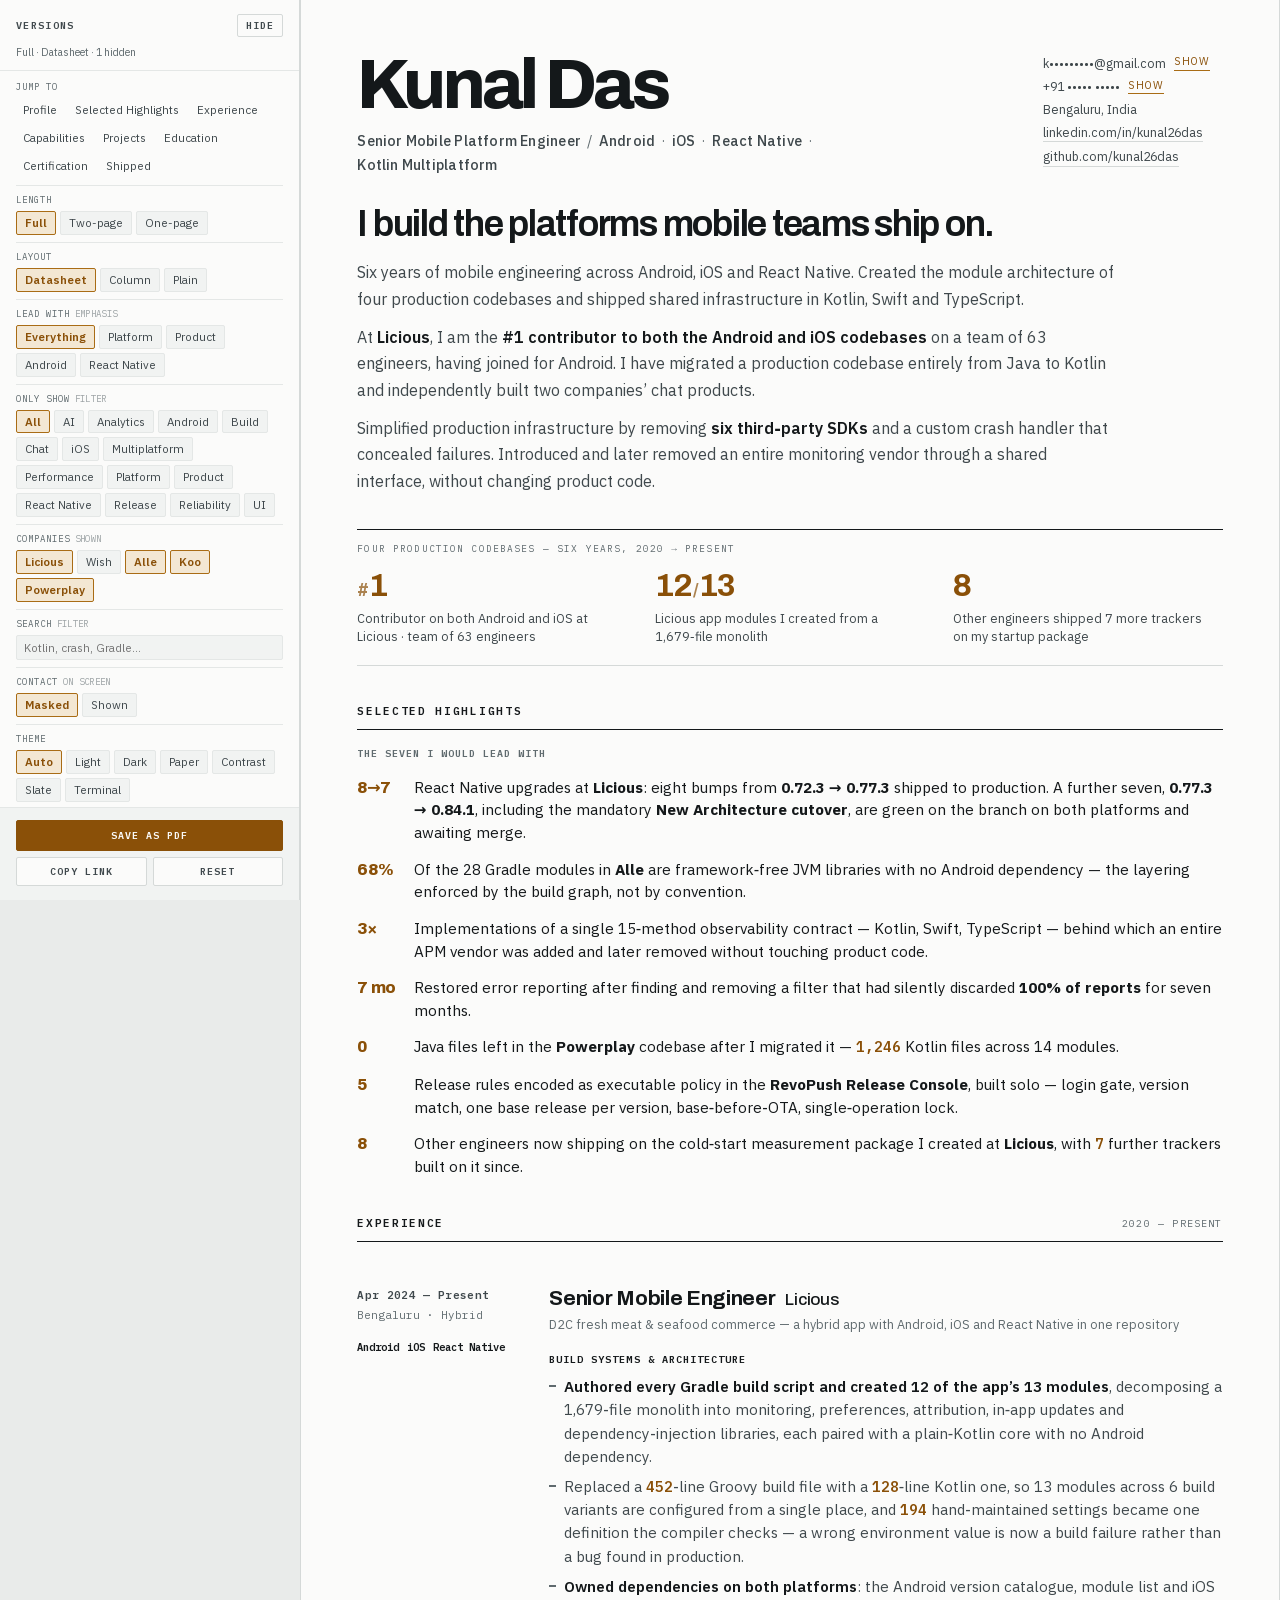
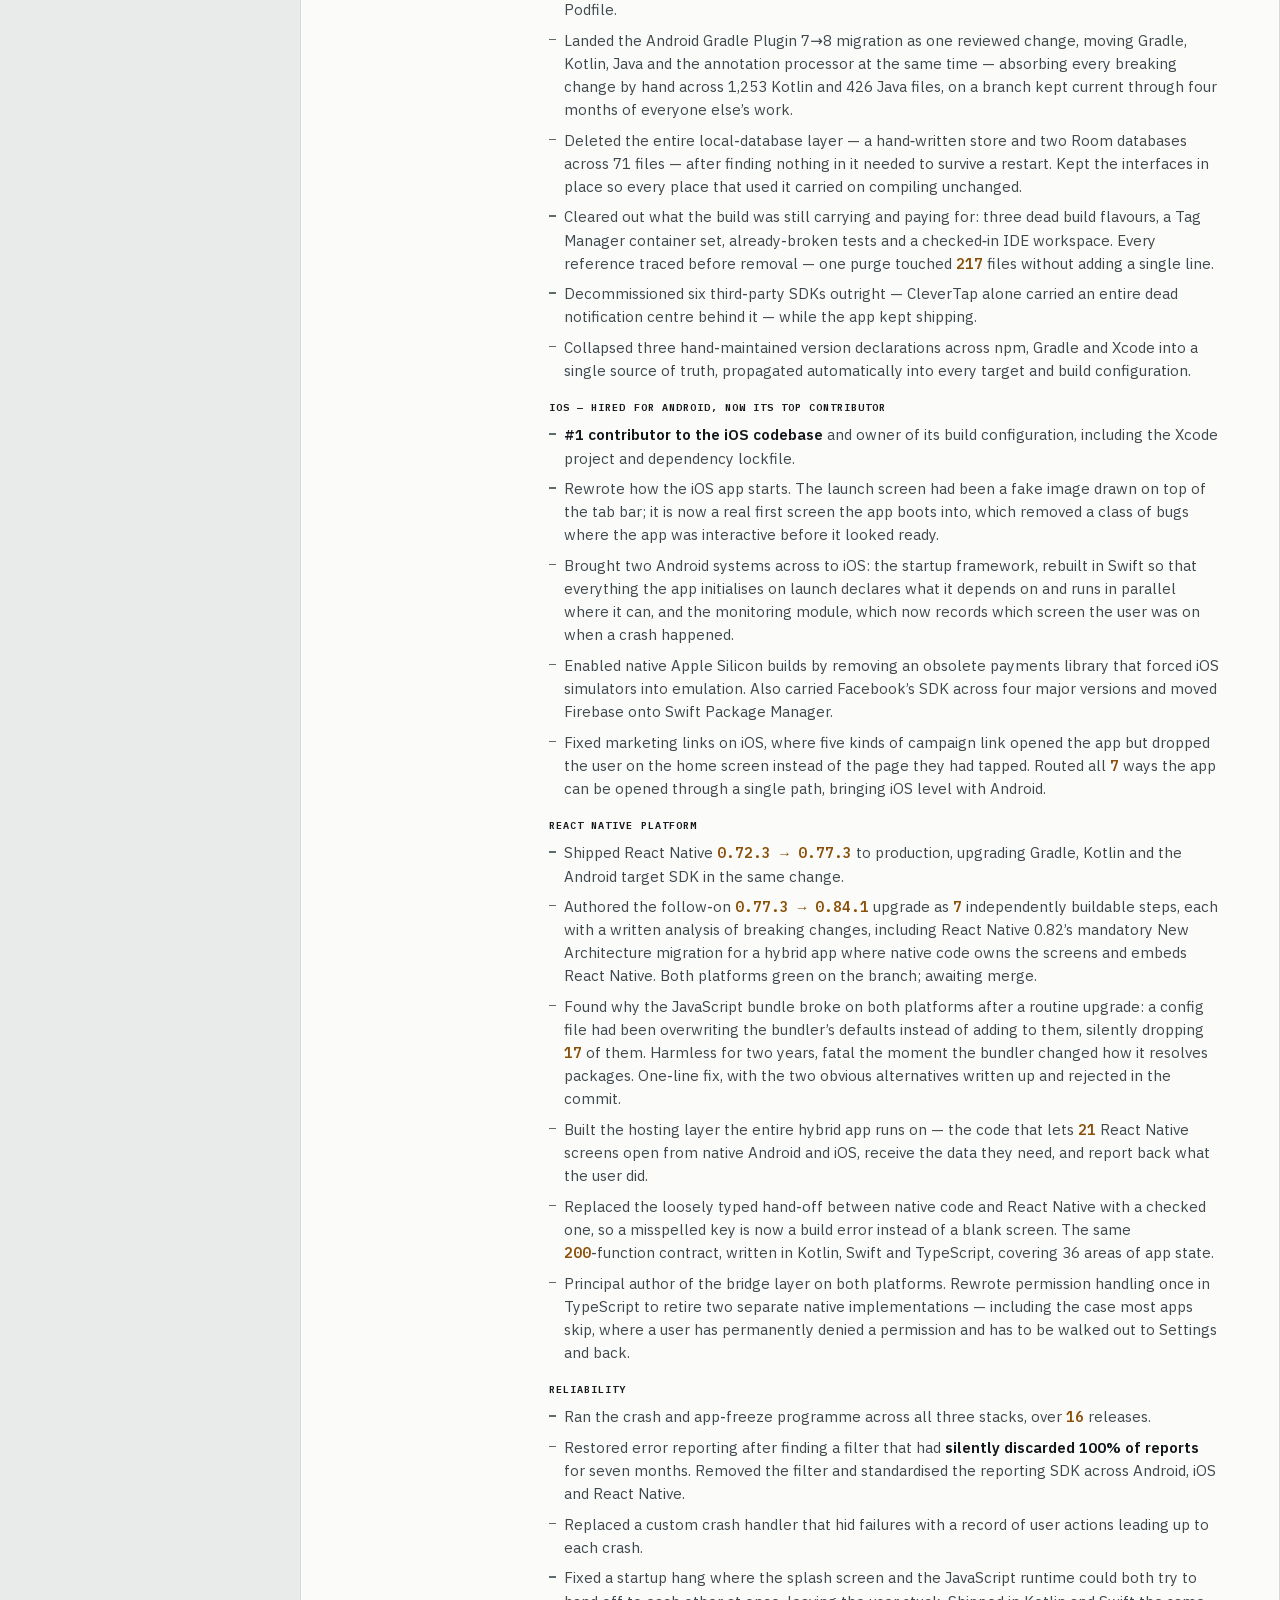
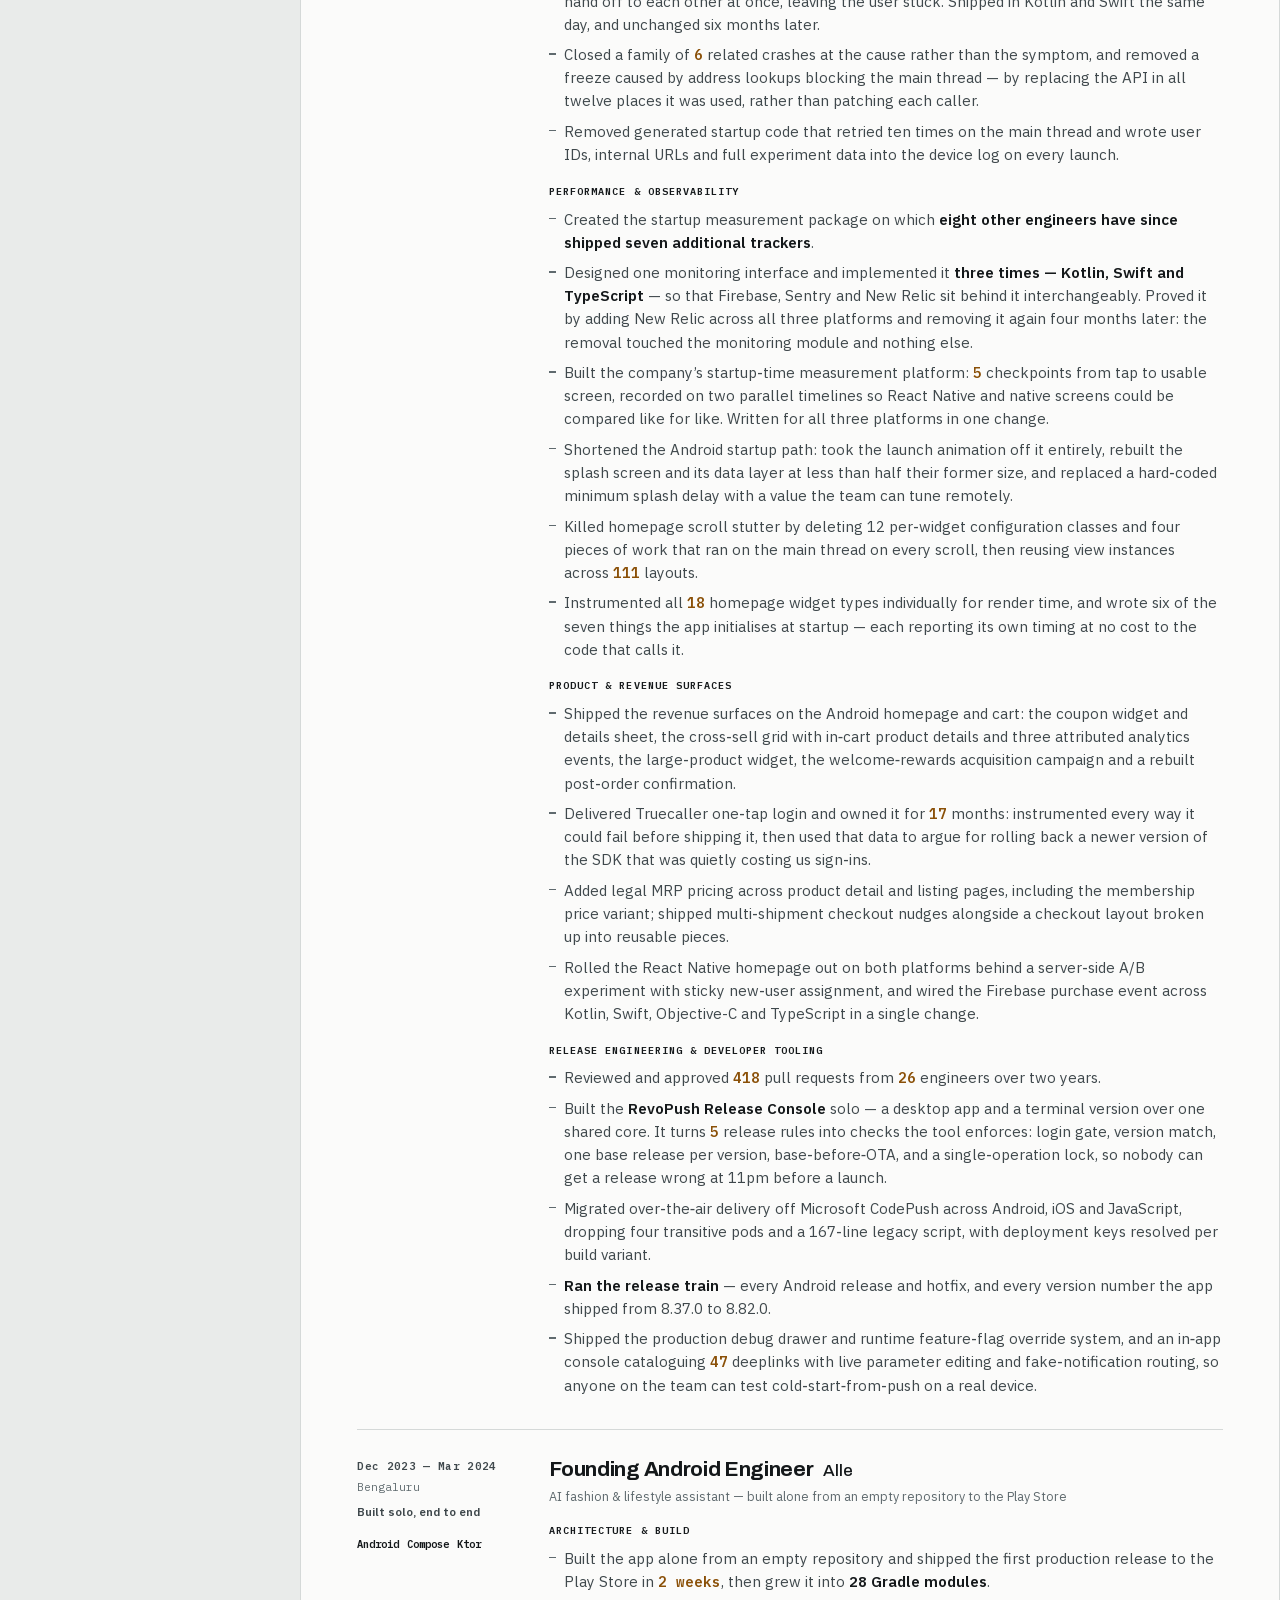
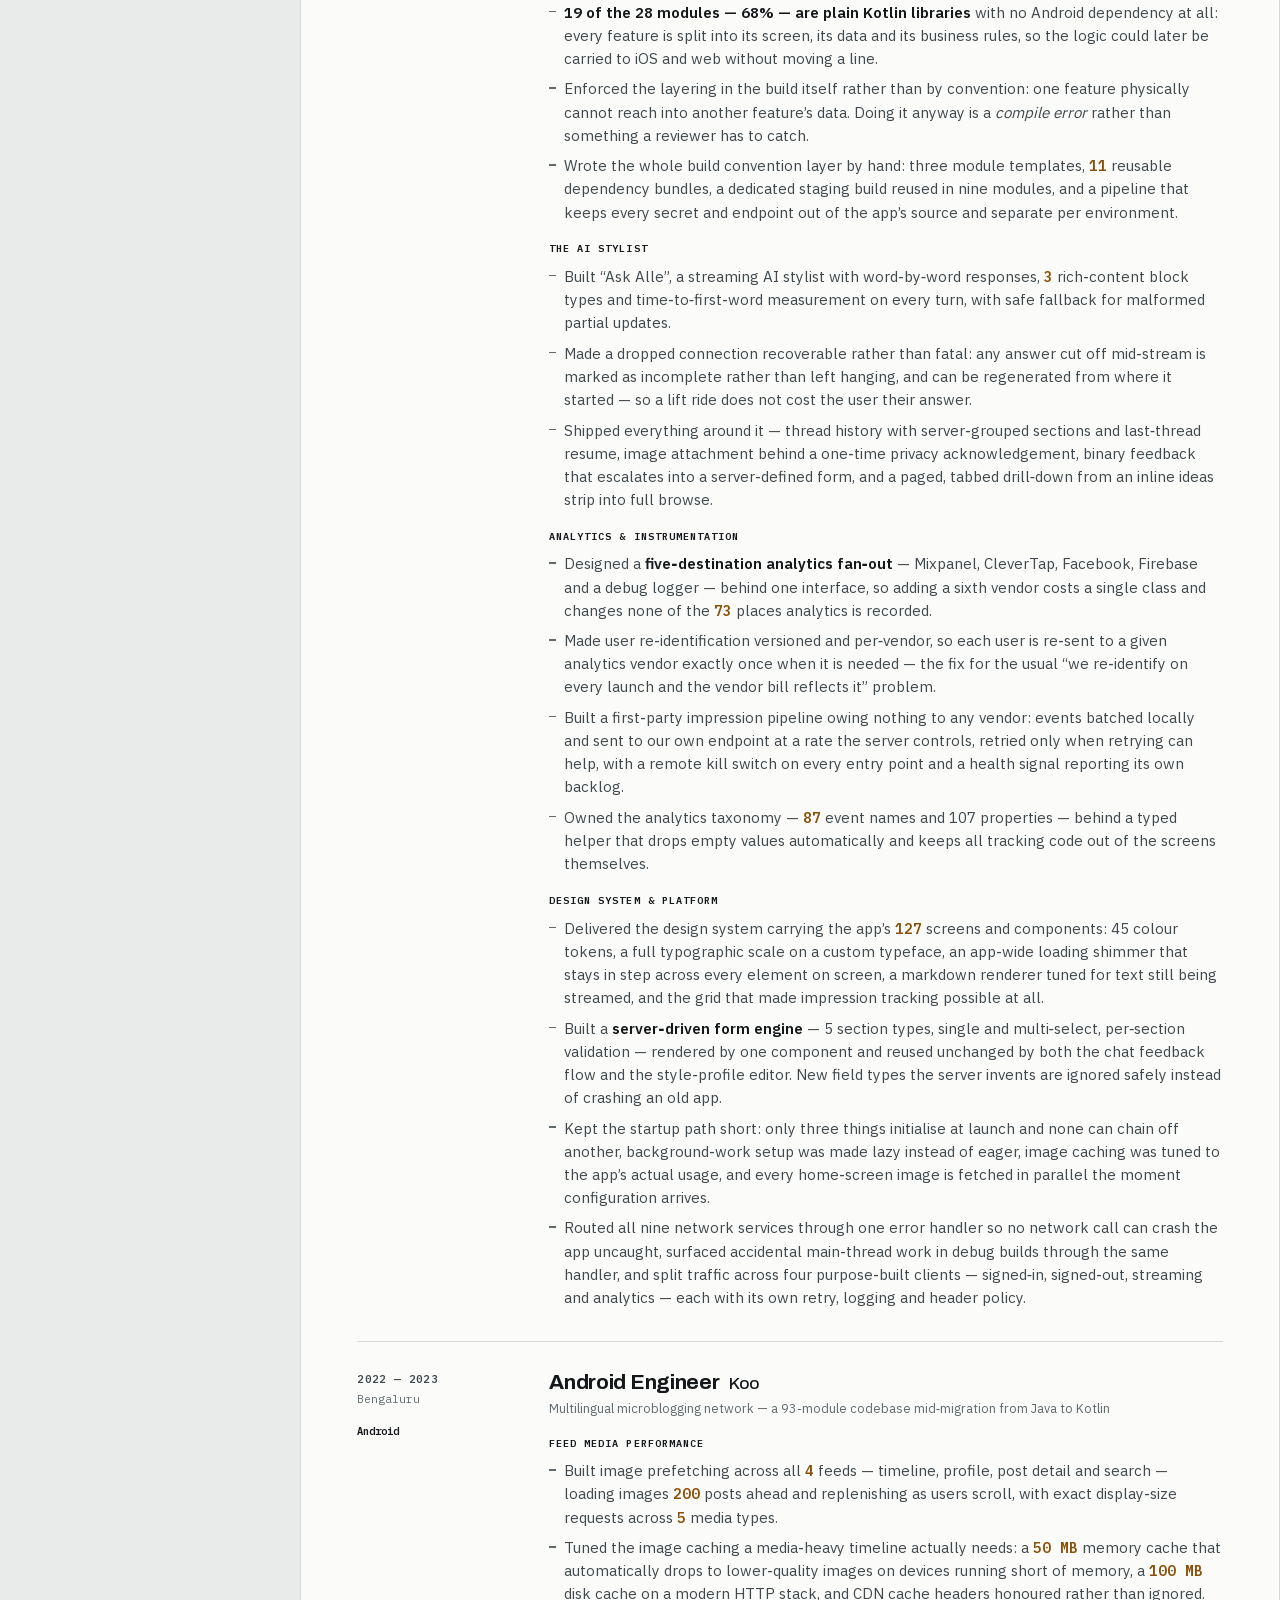
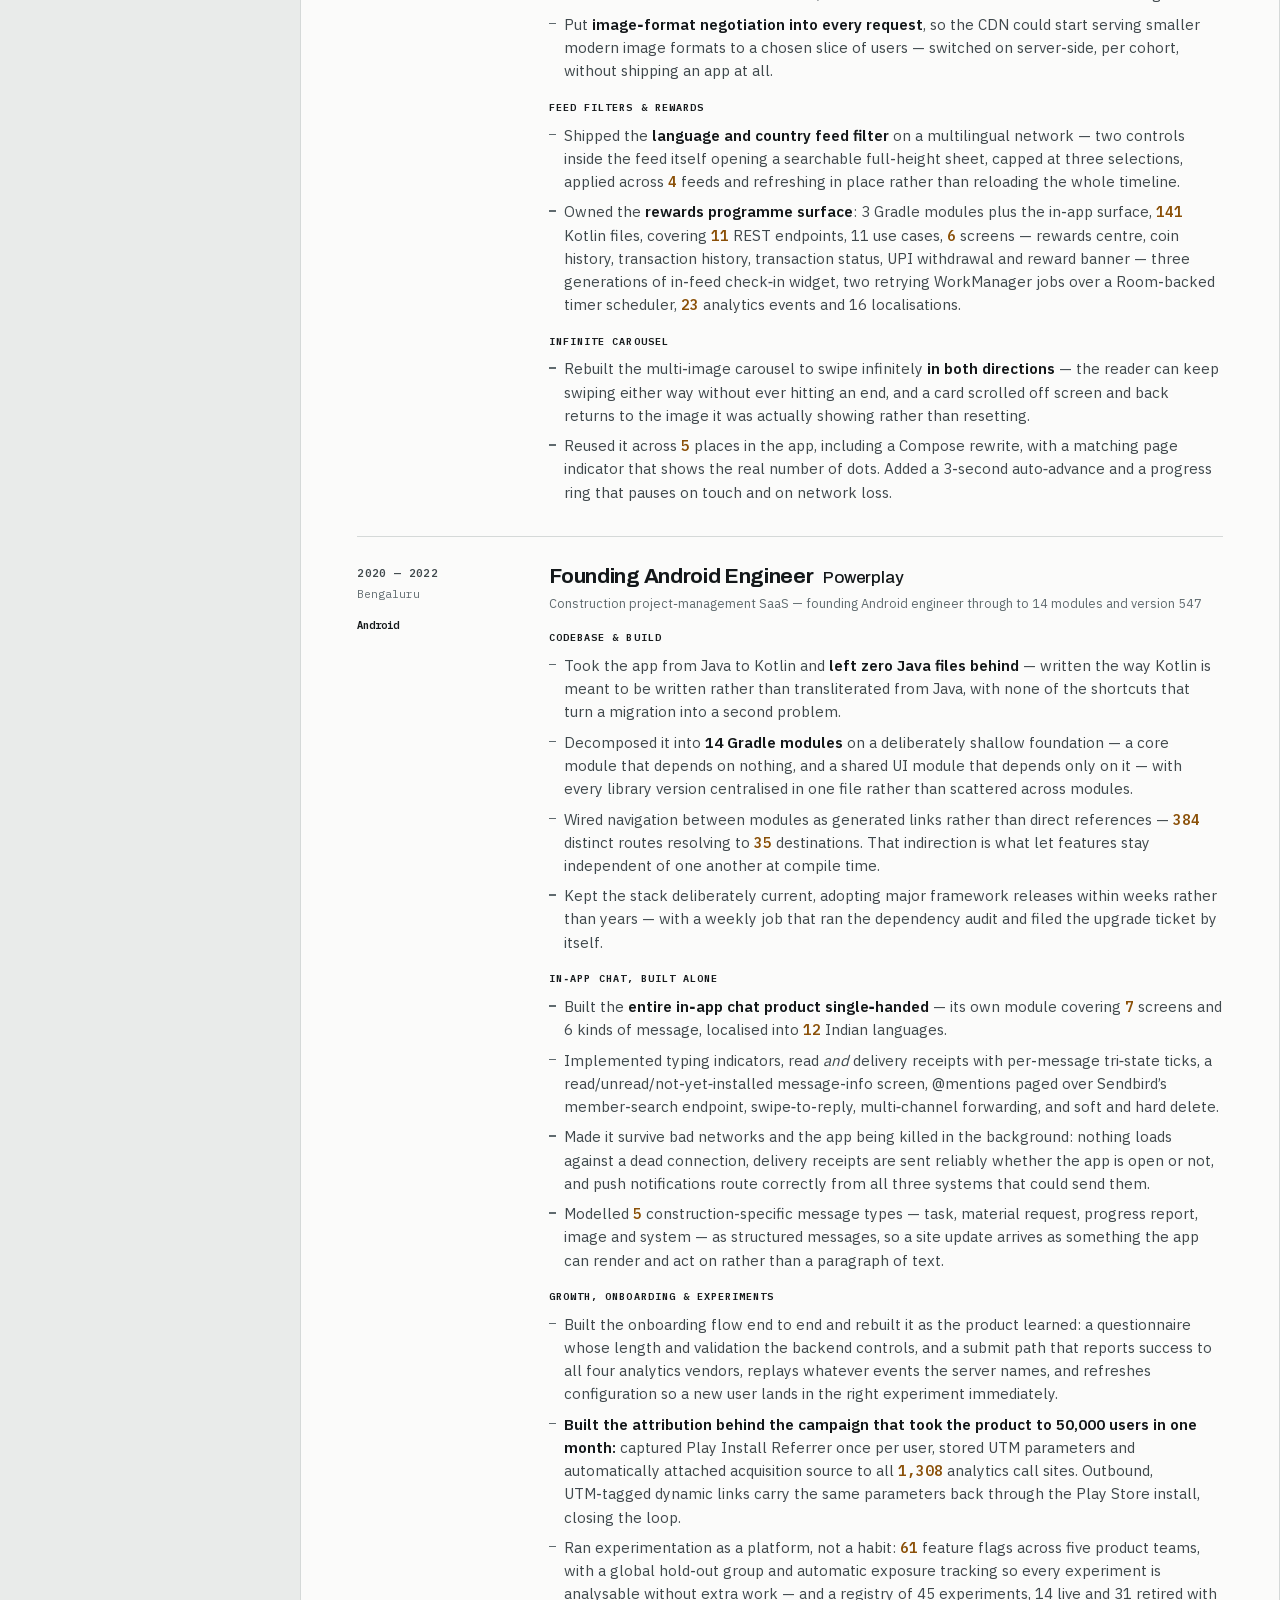
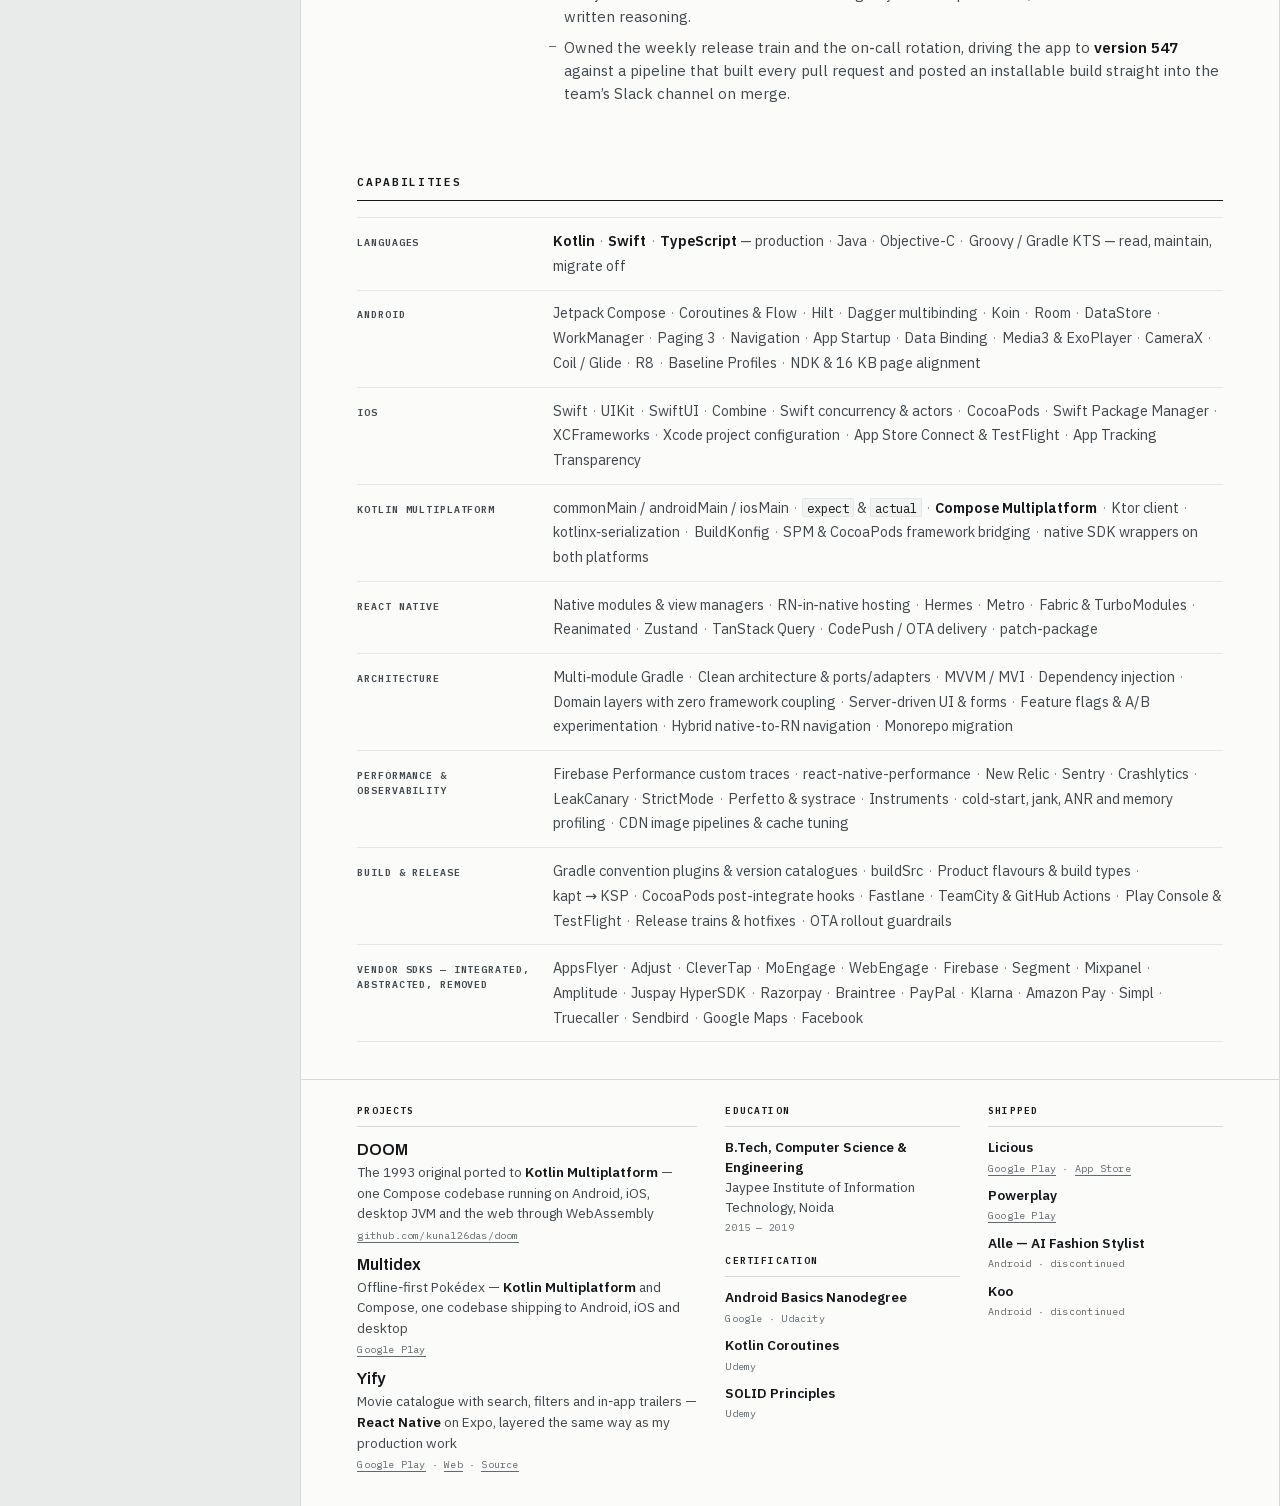
<file: index.html>
<!doctype html>
<html lang="en" data-len="full" data-layout="datasheet" data-lead="">
<head>
<meta charset="utf-8">
<meta name="viewport" content="width=device-width, initial-scale=1">
<title>Kunal Das &#8212; Senior Mobile Platform Engineer</title>
<meta name="description" content="Senior mobile platform engineer working across Android, iOS, React Native and Kotlin Multiplatform. Six years, five production codebases.">
<meta name="author" content="Kunal Das">
<link rel="canonical" href="https://kunal26das.github.io/resume/">
<link rel="icon" href="data:image/svg+xml,<svg xmlns='http://www.w3.org/2000/svg' viewBox='0 0 100 100'><text y='.9em' font-size='90'>&#128208;</text></svg>">
<meta property="og:type" content="profile">
<meta property="og:title" content="Kunal Das &#8212; Senior Mobile Platform Engineer">
<meta property="og:description" content="Senior mobile platform engineer working across Android, iOS, React Native and Kotlin Multiplatform. Six years, five production codebases.">
<meta property="og:url" content="https://kunal26das.github.io/resume/">
<meta name="twitter:card" content="summary">
</head>
<body>

<style data-doc="">
@font-face{font-family:"Archivo";src:url([data-uri]) format("woff2-variations");font-weight:400 900;font-stretch:62% 125%;font-display:block;}
@font-face{font-family:"PlexSans";src:url([data-uri]) format("woff2-variations");font-weight:100 700;font-display:block;}
@font-face{font-family:"PlexMono";src:url([data-uri]) format("woff2");font-weight:400;font-display:block;}
@font-face{font-family:"PlexMono";src:url([data-uri]) format("woff2");font-weight:600;font-display:block;}

:root{
  color-scheme:light;
  --ground:#E9EBEA;
  --sheet:#FBFBFA;
  --sunk:#F1F3F2;
  --ink:#14181A;
  --ink-2:#3F484C;
  --ink-3:#5F6A6E;
  --rule:#D5D9D8;
  --rule-soft:#E4E7E6;
  --signal:#8A5008;
  --signal-mark:#A96C15;
  --signal-wash:#F3E7D3;

  --f-display:"Archivo",ui-sans-serif,system-ui,sans-serif;
  --f-body:"PlexSans",ui-sans-serif,system-ui,sans-serif;
  --f-mono:"PlexMono",ui-monospace,"SF Mono",Menlo,monospace;

  --measure:70ch;
  --pad:clamp(22px,4.4vw,60px);
}
@media (prefers-color-scheme:dark){
  :root:not([data-theme="light"]){
    color-scheme:dark;
    --ground:#0D1011;
    --sheet:#15191B;
    --sunk:#1B2022;
    --ink:#E7EAE9;
    --ink-2:#AEB8BB;
    --ink-3:#8A9599;
    --rule:#2A3134;
    --rule-soft:#222829;
    --signal:#E8AE5C;
    --signal-mark:#D2913C;
    --signal-wash:#2C2314;
  }
}
:root[data-theme="dark"]{
  color-scheme:dark;
  --ground:#0D1011;
  --sheet:#15191B;
  --sunk:#1B2022;
  --ink:#E7EAE9;
  --ink-2:#AEB8BB;
  --ink-3:#8A9599;
  --rule:#2A3134;
  --rule-soft:#222829;
  --signal:#E8AE5C;
  --signal-mark:#D2913C;
  --signal-wash:#2C2314;
}
:root[data-theme="paper"]{
  color-scheme:light;
  --ground:#E3DCCC;
  --sheet:#FAF4E8;
  --sunk:#F2E9D8;
  --ink:#2A2016;
  --ink-2:#4E4133;
  --ink-3:#6B5B49;
  --rule:#D8CDB8;
  --rule-soft:#E8DFCE;
  --signal:#8C3A26;
  --signal-mark:#A6503A;
  --signal-wash:#F0DFD3;
}
:root[data-theme="contrast"]{
  color-scheme:light;
  --ground:#D9D9D9;
  --sheet:#FFFFFF;
  --sunk:#F0F0F0;
  --ink:#000000;
  --ink-2:#1F1F1F;
  --ink-3:#3A3A3A;
  --rule:#767676;
  --rule-soft:#ABABAB;
  --signal:#8A4B00;
  --signal-mark:#B35C00;
  --signal-wash:#FFE9CC;
}
:root[data-theme="slate"]{
  color-scheme:dark;
  --ground:#141A20;
  --sheet:#1F262D;
  --sunk:#28303A;
  --ink:#D2DAE2;
  --ink-2:#A3AEBA;
  --ink-3:#8D99A6;
  --rule:#353F4A;
  --rule-soft:#2B333C;
  --signal:#6FB8D4;
  --signal-mark:#4E96B2;
  --signal-wash:#1C303B;
}
:root[data-theme="terminal"]{
  color-scheme:dark;
  --ground:#020403;
  --sheet:#0C120E;
  --sunk:#121B15;
  --ink:#BFE8C8;
  --ink-2:#86B892;
  --ink-3:#709E7C;
  --rule:#213024;
  --rule-soft:#18241B;
  --signal:#F5B33C;
  --signal-mark:#C98C1E;
  --signal-wash:#261C09;
}

*{box-sizing:border-box;}
body{
  margin:0;
  background:var(--ground);
  color:var(--ink);
  font-family:var(--f-body);
  font-size:15px;
  line-height:1.55;
  -webkit-font-smoothing:antialiased;
}
.sheet{
  max-width:1060px;
  margin:0 auto;
  background:var(--sheet);
  border-left:1px solid var(--rule);
  border-right:1px solid var(--rule);
  min-height:100vh;
}
:where(a){color:inherit;text-decoration:none;border-bottom:1px solid var(--ink-3);}
:where(a):hover{border-bottom-color:var(--signal-mark);color:var(--signal);}
:where(a):focus-visible{outline:2px solid var(--signal-mark);outline-offset:3px;border-radius:2px;}

.scale{
  height:13px;
  background-image:
    repeating-linear-gradient(to right,var(--signal-mark) 0 1px,transparent 1px 12px),
    repeating-linear-gradient(to right,var(--rule) 0 1px,transparent 1px 4px);
  background-size:100% 9px,100% 5px;
  background-position:left bottom,left bottom;
  background-repeat:repeat-x;
  opacity:.85;
}

.masthead{padding:calc(var(--pad) * .85) var(--pad) calc(var(--pad) * .7);}
.name{
  font-family:var(--f-display);
  font-weight:800;
  font-stretch:112%;
  font-size:clamp(2.7rem,7.6vw,4.7rem);
  line-height:.9;
  letter-spacing:-.032em;
  margin:0 0 .42rem;
  text-wrap:balance;
}
.title-line{
  font-family:var(--f-mono);
  font-size:.72rem;
  font-weight:600;
  letter-spacing:.15em;
  text-transform:uppercase;
  color:var(--ink-2);
  margin:0 0 1.35rem;
  display:flex;
  flex-wrap:wrap;
  align-items:center;
  gap:.55em;
}
.title-line .sep{color:var(--ink-3);font-weight:400;}
.contact{
  list-style:none;margin:0;padding:0;
  display:flex;flex-wrap:wrap;gap:0 1.1rem;
  font-family:var(--f-mono);font-size:.74rem;color:var(--ink-2);
}
.contact li{display:flex;align-items:center;gap:.55rem;}
.contact li::before{content:"";width:3px;height:3px;background:var(--ink-3);flex:none;}
.contact a{border-bottom:1px solid var(--signal-mark);}
.contact a:hover{border-bottom:1px solid var(--signal-mark);}

.contact li[data-real]{cursor:pointer;}
.sheet .contact li[data-real]::after{
  content:"show";margin-left:.5rem;font-size:.86em;letter-spacing:.08em;
  text-transform:uppercase;color:var(--signal);border-bottom:1px solid var(--signal-mark);
}

.band{
  border-top:1px solid var(--rule);
  border-bottom:1px solid var(--rule);
  background:var(--sunk);
  display:grid;
  grid-template-columns:repeat(4,minmax(0,1fr));
  padding:0 var(--pad) 6px;
}
.band-cap{
  grid-column:1/-1;
  font-family:var(--f-mono);font-size:.6rem;letter-spacing:.2em;text-transform:uppercase;
  color:var(--ink-3);
  margin:0;padding:12px 0 12px;
}
.metric{
  padding:15px 18px 17px 0;
  border-left:1px solid var(--rule-soft);
  border-top:1px solid var(--rule-soft);
}
.metric:nth-of-type(4n+1){border-left:none;padding-left:0;}
.metric:not(:nth-of-type(4n+1)){padding-left:18px;}
.metric:nth-of-type(-n+4){border-top:none;}
.metric .v{
  display:block;
  font-family:var(--f-display);
  font-weight:800;font-stretch:104%;
  font-size:2.1rem;line-height:1.02;letter-spacing:-.025em;
  color:var(--signal);font-variant-numeric:tabular-nums;
}
.metric .v small{font-size:.58em;font-weight:700;color:var(--signal);opacity:.7;letter-spacing:0;}
.metric .l em{font-style:normal;color:inherit;}
.metric .l{
  display:block;margin-top:.46rem;max-width:22ch;
  font-family:var(--f-mono);font-size:.615rem;line-height:1.45;
  letter-spacing:.1em;text-transform:uppercase;color:var(--ink-3);
}

section{padding:0 var(--pad);}
.sec-head{
  display:flex;align-items:baseline;gap:.85rem;
  margin:2.6rem 0 1.25rem;
  padding-bottom:.5rem;
  border-bottom:1.5px solid var(--ink);
}
.sec-head h2{
  font-family:var(--f-display);font-weight:800;font-stretch:98%;
  font-size:1.06rem;letter-spacing:.02em;text-transform:uppercase;
  margin:0;
}
.sec-head .count{
  font-family:var(--f-mono);font-size:.62rem;letter-spacing:.12em;
  text-transform:uppercase;color:var(--ink-3);margin-left:auto;
}

.n{font-family:var(--f-mono);font-weight:600;color:var(--signal);font-variant-numeric:tabular-nums;font-size:.94em;}
code{font-family:var(--f-mono);font-size:.86em;color:var(--ink);background:var(--sunk);border:1px solid var(--rule-soft);border-radius:2px;padding:.05em .32em;}
.hi code,.metric code{background:var(--sheet);}

.summary{padding-top:1.9rem;padding-bottom:.2rem;}
.summary p{max-width:var(--measure);margin:0 0 .8rem;font-size:1.02rem;line-height:1.62;color:var(--ink-2);}
.summary p strong{color:var(--ink);font-weight:600;}

.hi{
  border:1px solid var(--rule);
  background:var(--sunk);
  padding:1.15rem 1.3rem 1.25rem;
  margin-bottom:.4rem;
}
.hi h3{
  font-family:var(--f-mono);font-size:.62rem;font-weight:600;letter-spacing:.2em;
  text-transform:uppercase;color:var(--ink-3);margin:0 0 .9rem;
}
.hi ul{list-style:none;margin:0;padding:0;display:grid;gap:.62rem;}
.hi li{
  display:grid;grid-template-columns:auto minmax(0,1fr);gap:.85rem;align-items:baseline;
  font-size:.95rem;line-height:1.5;
}
.hi li .k{
  font-family:var(--f-display);font-weight:800;font-stretch:100%;
  font-size:1.02rem;letter-spacing:-.02em;color:var(--signal);
  font-variant-numeric:tabular-nums;
  min-width:5.2ch;text-align:right;
}

.role{
  display:grid;
  grid-template-columns:186px minmax(0,1fr);
  gap:0 2.4rem;
  padding:1.8rem 0 2rem;
  border-bottom:1px solid var(--rule);
}
.role:last-child{border-bottom:none;}
.role-meta{font-family:var(--f-mono);font-size:.68rem;line-height:1.65;color:var(--ink-3);}
.role-meta .dates{color:var(--ink-2);font-weight:600;letter-spacing:.03em;font-variant-numeric:tabular-nums;}
.role-meta .where{margin-top:.15rem;}
.stacks{margin-top:.85rem;display:flex;flex-wrap:wrap;gap:4px;}
.stacks span{
  font-family:var(--f-mono);font-size:.57rem;font-weight:600;letter-spacing:.09em;
  text-transform:uppercase;
  border:1px solid var(--rule);color:var(--ink-2);
  padding:2px 5px;background:var(--sheet);
}
.stacks span.on{border-color:var(--ink-3);color:var(--ink);background:var(--sunk);font-weight:700;}
.role-meta .tag{
  display:inline-block;margin:.32rem 0 .1rem;
  font-family:var(--f-mono);font-size:.585rem;font-weight:600;letter-spacing:.1em;
  text-transform:uppercase;color:var(--ink-2);
  border:1px solid var(--rule);background:var(--sunk);
  padding:2px 5px;
}
.role-head{display:flex;flex-wrap:wrap;align-items:baseline;gap:.6rem;margin-bottom:.15rem;}
.role-head h3{
  font-family:var(--f-display);font-weight:800;font-stretch:104%;
  font-size:1.3rem;letter-spacing:-.015em;margin:0;line-height:1.15;
}
.role-head .org{
  font-family:var(--f-display);font-weight:700;font-size:1.05rem;color:var(--ink);
  letter-spacing:-.01em;
}
.role-note{
  font-family:var(--f-mono);font-size:.68rem;color:var(--ink-3);
  margin:0 0 1.05rem;letter-spacing:.02em;
}
.group{margin-bottom:1.1rem;}
.group:last-child{margin-bottom:0;}
.group-head{
  font-family:var(--f-mono);font-size:.635rem;font-weight:600;letter-spacing:.16em;
  text-transform:uppercase;color:var(--ink);
  margin:0 0 .5rem;display:flex;align-items:center;gap:.6rem;
}
.group-head::before{content:"";width:11px;height:2px;background:var(--ink-3);flex:none;}
.bullets{list-style:none;margin:0;padding:0;display:grid;gap:.46rem;}
.bullets li{
  position:relative;padding-left:15px;
  font-size:.945rem;line-height:1.53;color:var(--ink-2);max-width:88ch;
}
.bullets li::before{
  content:"";position:absolute;left:0;top:.66em;
  width:7px;height:1.5px;background:var(--ink-3);
}
.bullets li strong{color:var(--ink);font-weight:600;}

.caps{display:grid;gap:0;border-top:1px solid var(--rule-soft);}
.cap{
  display:grid;grid-template-columns:196px minmax(0,1fr);gap:1.6rem;
  padding:.68rem 0;border-bottom:1px solid var(--rule-soft);
  align-items:baseline;
}
.cap dt{
  font-family:var(--f-mono);font-size:.615rem;font-weight:600;letter-spacing:.14em;
  text-transform:uppercase;color:var(--ink-3);
}
.cap dd{margin:0;font-size:.9rem;line-height:1.72;color:var(--ink-2);}
.cap dd i{font-style:normal;color:var(--ink-3);padding:0 .42em;font-size:.85em;vertical-align:.08em;}
.cap dd i::after{content:"\200B";}
.cap dd b{color:var(--ink);font-weight:600;}

.colophon{
  margin-top:2.8rem;
  border-top:1px solid var(--rule);
  background:var(--sunk);
  padding:1.7rem var(--pad) 2.1rem;
  display:grid;grid-template-columns:repeat(auto-fit,minmax(230px,1fr));gap:1.7rem;
}
.colophon ul + h3{margin-top:1.15rem;}
.colophon h3{
  font-family:var(--f-mono);font-size:.6rem;font-weight:600;letter-spacing:.2em;
  text-transform:uppercase;color:var(--ink-3);margin:0 0 .7rem;
  padding-bottom:.45rem;border-bottom:1px solid var(--rule);
}
.colophon ul{list-style:none;margin:0;padding:0;display:grid;gap:.62rem;}
.colophon li{font-size:.855rem;line-height:1.45;color:var(--ink-2);}
.colophon .t{display:block;color:var(--ink);font-weight:600;}
.colophon li b{color:var(--ink);font-weight:600;}
.colophon .s{display:block;margin-top:.22rem;font-family:var(--f-mono);font-size:.63rem;color:var(--ink-3);letter-spacing:.02em;}

@media screen and (max-width:760px){
  .band{grid-template-columns:repeat(2,minmax(0,1fr));}
  .metric:nth-of-type(-n+4){border-top:1px solid var(--rule-soft);}
  .metric:nth-of-type(-n+2){border-top:none;}
  .metric:nth-of-type(4n+1){border-left:1px solid var(--rule-soft);padding-left:18px;}
  .metric:nth-of-type(odd){border-left:none;padding-left:0;}
  .role{grid-template-columns:1fr;gap:0;}
  .role-meta{margin-bottom:.9rem;display:flex;flex-wrap:wrap;align-items:center;gap:.4rem .9rem;}
  .role-meta .tag{margin-top:0;}
  .stacks{margin-top:0;}
  .cap{grid-template-columns:1fr;gap:.15rem;}
  .hi li{grid-template-columns:1fr;gap:.1rem;}
  .hi li .k{text-align:left;}
}
@media (prefers-reduced-motion:reduce){*{animation:none!important;transition:none!important;}}
@page{margin:13mm 12mm;}
@media print{
  :root:not([data-theme]){
    color-scheme:light;
    --ground:#FFFFFF;--sheet:#FFFFFF;--sunk:#F4F6F5;
    --ink:#000000;--ink-2:#22282A;--ink-3:#5C666A;
    --rule:#B9C0BE;--rule-soft:#D8DDDB;
    --signal:#6E3F06;--signal-mark:#9A6A1E;--signal-wash:#F4EADA;
  }
  :root{--pad:0px;}
  :root[data-theme] body,:root[data-theme] .sheet{background:var(--sheet);}
  :root[data-theme] *{
    -webkit-print-color-adjust:exact;print-color-adjust:exact;
  }
  html{font-size:12px;}
  body{background:#fff;font-size:9.4pt;line-height:1.42;}
  .sheet{border:none;max-width:none;min-height:0;}
  .scale,.v-ui{display:none;}
  .contact li[data-real]::after{display:none;}
  .masthead{padding:0 0 10pt;}
  .name{font-size:30pt;}
  .band{padding:0;border-top:none;}
  .band-cap{padding:0 0 6pt;}
  .metric{padding:7pt 10pt 8pt 0;}
  .metric .v{font-size:15pt;}
  .metric .l{max-width:none;}
  .metric .v small{opacity:1;}
  .summary{padding-top:10pt;}
  .summary p{font-size:9.8pt;max-width:none;}
  .sec-head{margin:14pt 0 7pt;break-after:avoid;}
  .role{display:block;padding:9pt 0 10pt;}
  .role-meta{display:flex;flex-wrap:wrap;align-items:baseline;gap:0 10pt;margin-bottom:5pt;}
  .role-meta .where,.role-meta .tag,.role-meta .stacks{margin-top:0;}
  .colophon{padding:12pt 0 0;grid-template-columns:repeat(3,minmax(0,1fr));}
  .role-meta,.role-head,.role-note,.group-head{break-after:avoid;}
  .hi li,.metric,.cap,.bullets li,.colophon li,.role-meta{break-inside:avoid;}
  .hi{padding:9pt 11pt 10pt;}
  .hi ul{gap:.5rem;}
  .group{margin-bottom:12pt;}
  .group-head{margin-bottom:3pt;}
  .cap{padding:3.5pt 0;grid-template-columns:150px minmax(0,1fr);gap:1rem;}
  .cap dd{line-height:1.5;}
  .bullets{gap:2.6pt;}
  .bullets li{max-width:none;}
  a{color:inherit;border-bottom:none;}

  :root:has(.sheet.compact){font-size:10.75px;}
  .sheet.compact .role{padding:4pt 0 5pt;}
  .sheet.compact .cap{display:block;padding:1.6pt 0;}
  .sheet.compact .cap dt{display:inline;letter-spacing:.1em;}
  .sheet.compact .cap dt::after{content:"\2002";}
  .sheet.compact .cap dd{display:inline;line-height:1.42;}
  .sheet.compact .summary{padding-top:8pt;}
  .sheet.compact .sec-head{margin:8pt 0 5pt;}
  .sheet.compact .colophon{margin-top:7pt;padding:7pt 0 0;}
  .sheet.compact .colophon h3{margin-bottom:.45rem;padding-bottom:.3rem;}
  .sheet.compact .colophon ul{gap:.22rem;}
  .sheet.compact .colophon li{line-height:1.32;}
  .sheet.compact .colophon .t{display:inline;}
  .sheet.compact .colophon .t::after{content:"\2002";}
  .sheet.compact .colophon .s{display:inline;margin-top:0;}
  .sheet.compact .group{margin-bottom:7pt;}
  .sheet.compact .bullets{gap:2pt;}
  .sheet.compact .bullets li{line-height:1.42;}
  .sheet.compact .summary p{line-height:1.45;}
  .sheet.compact .masthead{padding-bottom:6pt;}
  .sheet.compact .name{font-size:23pt;}
  .sheet.compact .title-line{margin-bottom:.7rem;}
  .sheet.compact .band-cap{padding:0 0 3pt;}
  .sheet.compact .metric{padding:4pt 9pt 5pt 0;}
  .sheet.compact .metric .v{font-size:12.5pt;}
  .sheet.compact .role-note{margin-bottom:4pt;}
  .sheet.compact .cap dd{font-size:.85rem;}

  :root:has(.sheet.solo){font-size:9.4px;}
  .sheet.solo .name{font-size:19pt;}
  .sheet.solo .masthead{padding-bottom:4pt;}
  .sheet.solo .title-line{margin-bottom:.5rem;}
  .sheet.solo .band-cap{padding:0 0 2pt;}
  .sheet.solo .metric{padding:3pt 8pt 4pt 0;}
  .sheet.solo .metric .v{font-size:11pt;}
  .sheet.solo .summary{padding-top:5pt;}
  .sheet.solo .sec-head{margin:6pt 0 3pt;}
  .sheet.solo .role{padding:2.5pt 0 3pt;}
  .sheet.solo .role-note{margin-bottom:2pt;}
  .sheet.solo .group{margin-bottom:4pt;}
  .sheet.solo .bullets{gap:1.6pt;}
  .sheet.solo .colophon{margin-top:5pt;padding:5pt 0 0;}
}

c{display:inline;}
[data-only]:not([data-only~="full"]){display:none;}
html[data-versions="on"] [data-only]{display:inline;}

@media screen and (min-width:1180px){
  html[data-versions="on"][data-panel="open"] body{padding-left:300px;}
}
.v-side{
  position:fixed;left:0;top:0;bottom:0;width:300px;z-index:11;
  display:flex;flex-direction:column;
  background:var(--sheet);border-right:1px solid var(--rule);
  transform:translateX(0);transition:transform .18s ease;
}
html[data-panel="closed"] .v-side{transform:translateX(-100%);}
@media screen and (max-width:1179px){
  .v-side{box-shadow:0 0 0 100vmax rgb(0 0 0 / .34);}
  html[data-panel="closed"] .v-side{box-shadow:none;}
}
.v-head{
  display:flex;align-items:baseline;gap:.5rem;flex-wrap:wrap;
  padding:14px 16px 11px;border-bottom:1px solid var(--rule-soft);
}
.v-title{
  font-family:var(--f-mono);font-size:.63rem;font-weight:600;letter-spacing:.13em;
  text-transform:uppercase;color:var(--ink-2);
}
.v-now{
  flex-basis:100%;font-size:.66rem;line-height:1.35;color:var(--ink-3);
}
.v-body{
  flex:1;overflow-y:auto;overscroll-behavior:contain;padding:2px 16px 16px;
  scrollbar-width:none;
}
.v-body::-webkit-scrollbar{width:0;height:0;}
.v-row{display:block;padding:7px 0;}
.v-row + .v-row{border-top:1px solid var(--rule-soft);}
.v-lab{
  display:block;margin-bottom:4px;
  font-family:var(--f-mono);font-size:.57rem;letter-spacing:.11em;
  text-transform:uppercase;color:var(--ink-3);
}
.v-lab em{font-style:normal;opacity:.6;letter-spacing:.04em;margin-left:.5em;}
.v-opts{display:flex;flex-wrap:wrap;align-items:center;gap:4px;}
.v-chip{
  font-family:var(--f-body);font-size:.72rem;line-height:1.2;
  color:var(--ink-2);background:var(--sunk);
  border:1px solid var(--rule-soft);border-radius:2px;
  padding:4px 8px;cursor:pointer;
}
.v-chip:hover{border-color:var(--signal-mark);color:var(--signal);}
.v-jump{
  font-family:var(--f-body);font-size:.72rem;line-height:1.2;text-align:left;
  color:var(--ink-2);background:none;
  border:1px solid transparent;border-radius:2px;
  padding:4px 6px;cursor:pointer;
}
.v-jump:hover{color:var(--signal);border-color:var(--signal-mark);}
.v-jump[aria-current]{
  color:var(--signal);background:var(--signal-wash);
  border-color:var(--signal-mark);font-weight:600;
}
.v-jump:focus-visible{outline:2px solid var(--signal-mark);outline-offset:2px;}
.sec-head,.summary,.colophon h3{scroll-margin-top:16px;}
.v-chip[aria-pressed="true"]{
  color:var(--signal);border-color:var(--signal-mark);
  background:var(--signal-wash);font-weight:600;
}
.v-chip:focus-visible,.v-q:focus-visible,.v-btn:focus-visible,
.v-dl:focus-visible,.v-toggle:focus-visible{outline:2px solid var(--signal-mark);outline-offset:2px;}
.v-q{
  flex:1;min-width:8rem;
  font-family:var(--f-body);font-size:.72rem;color:var(--ink);
  background:var(--sunk);border:1px solid var(--rule-soft);border-radius:2px;
  padding:4px 7px;
}
.v-foot{
  display:flex;flex-wrap:wrap;gap:6px;padding:12px 16px 14px;
  border-top:1px solid var(--rule-soft);background:var(--sunk);
}
.v-dl{
  flex-basis:100%;text-align:center;
  font-family:var(--f-mono);font-size:.62rem;font-weight:600;letter-spacing:.1em;
  text-transform:uppercase;text-decoration:none;cursor:pointer;
  color:var(--sheet);background:var(--signal);
  border:1px solid var(--signal);border-radius:2px;padding:8px 11px;
}
.v-dl:hover{background:var(--signal-mark);border-color:var(--signal-mark);}
.v-file{
  flex:1 1 28%;
  font-family:var(--f-mono);font-size:.58rem;font-weight:600;letter-spacing:.08em;
  text-transform:uppercase;color:var(--ink-2);background:var(--sheet);
  border:1px solid var(--rule-soft);border-radius:2px;padding:6px 4px;cursor:pointer;
}
.v-file:hover{border-color:var(--signal-mark);color:var(--signal);}
.v-file:focus-visible{outline:2px solid var(--signal-mark);outline-offset:2px;}
.v-btn,.v-toggle{
  font-family:var(--f-mono);font-size:.62rem;font-weight:600;letter-spacing:.1em;
  text-transform:uppercase;color:var(--ink-2);background:var(--sheet);
  border:1px solid var(--rule);border-radius:2px;padding:7px 10px;cursor:pointer;
}
.v-btn{flex:1;}
.v-hide{flex:0 0 auto;margin-left:auto;padding:4px 8px;}
.v-btn:hover,.v-toggle:hover{border-color:var(--signal-mark);color:var(--signal);}
.v-note{flex-basis:100%;margin:.3rem 0 0;font-size:.67rem;line-height:1.4;color:var(--ink-3);}
.v-note:empty{display:none;}
.v-toggle{position:fixed;right:14px;bottom:14px;z-index:12;
  box-shadow:0 1px 3px rgb(0 0 0 / .12),0 6px 18px rgb(0 0 0 / .10);}
html[data-panel="open"] .v-toggle{display:none;}
mark{background:var(--signal-wash);color:var(--ink);border-radius:1px;}
@media screen and (max-width:420px){
  .v-side{width:min(300px,86vw);}
}
</style>
<style data-layout="datasheet" media="not all">
/* Editorial hierarchy, using the document's existing theme tokens. */
.sheet .scale{display:none;}
.sheet .masthead{
  display:grid;
  grid-template-columns:minmax(0,1fr) minmax(180px,max-content);
  grid-template-areas:"name contact" "title contact";
  column-gap:2.5rem;
  align-items:start;
  padding-top:3.1rem;
  padding-bottom:1.8rem;
}
.sheet .name{
  grid-area:name;
  margin:0 0 .65rem;
  font-size:clamp(3.2rem,6.5vw,4.4rem);
  font-weight:750;
  font-stretch:100%;
  line-height:1;
  letter-spacing:-.055em;
}
.sheet .title-line{
  grid-area:title;
  margin:0;
  max-width:52ch;
  font-family:var(--f-body);
  font-size:.9rem;
  font-weight:500;
  letter-spacing:.015em;
  text-transform:none;
  line-height:1.5;
  gap:.12em .4em;
}
.sheet .contact{
  grid-area:contact;
  display:flex;
  flex-direction:column;
  align-items:flex-start;
  gap:.32rem;
  padding-top:.25rem;
  font-family:var(--f-body);
  font-size:.78rem;
  line-height:1.45;
}
.sheet .contact li{gap:0;overflow-wrap:anywhere;}
.sheet .contact li::before{display:none;}
.sheet .contact a{border-bottom-color:var(--rule);}
.sheet .summary{padding-top:0;padding-bottom:1.4rem;}
.sheet .summary p{
  max-width:76ch;
  font-size:1rem;
  line-height:1.65;
  margin-bottom:.75rem;
}
.sheet .summary p.positioning{
  max-width:29ch;
  margin:0 0 .85rem;
  font-family:var(--f-display);
  font-size:clamp(1.65rem,3.4vw,2.25rem);
  font-weight:650;
  font-stretch:100%;
  line-height:1.15;
  letter-spacing:-.035em;
  color:var(--ink);
  text-wrap:balance;
}
.sheet .band{
  display:flex;
  flex-wrap:wrap;
  gap:0 1.75rem;
  margin:0 var(--pad);
  padding:0 0 .2rem;
  border-top:1px solid var(--ink);
  border-bottom:1px solid var(--rule);
  background:none;
}
.sheet .band-cap{
  flex:0 0 100%;
  padding:.75rem 0 .55rem;
  font-size:.59rem;
  letter-spacing:.12em;
}
.sheet .band .metric{
  flex:1 1 150px;
  min-width:0;
  padding:.25rem 0 1rem;
  border:none;
}
.sheet .metric .v{
  font-size:2rem;
  font-weight:700;
  font-stretch:100%;
  line-height:1.05;
}
.sheet .metric .l{
  max-width:32ch;
  margin-top:.4rem;
  font-family:var(--f-body);
  font-size:.79rem;
  letter-spacing:0;
  line-height:1.45;
  text-transform:none;
  color:var(--ink-2);
}
.sheet .sec-head{
  margin:2.3rem 0 1rem;
  padding-bottom:.55rem;
  border-bottom:1px solid var(--ink);
}
.sheet .sec-head h2{
  font-family:var(--f-mono);
  font-weight:600;
  font-size:.7rem;
  letter-spacing:.15em;
}
.sheet .hi{padding:0;border:none;background:none;}
.sheet .hi h3{letter-spacing:.1em;}
.sheet .hi ul{gap:.85rem;}
.sheet .hi li{grid-template-columns:4.5ch minmax(0,1fr);gap:1rem;}
.sheet .hi li .k{min-width:0;text-align:left;}
.sheet .role{grid-template-columns:160px minmax(0,1fr);gap:0 2rem;}
.sheet .role-head h3{font-weight:700;font-stretch:100%;}
.sheet .role-head .org{font-weight:500;}
.sheet .role-note{font-family:var(--f-body);font-size:.79rem;letter-spacing:0;}
.sheet .stacks{gap:.5rem;}
.sheet .stacks span,.sheet .stacks span.on{
  padding:0;border:none;background:none;
  font-size:.65rem;letter-spacing:0;text-transform:none;
}
.sheet .role-meta .tag{
  padding:0;border:none;background:none;
  font-family:var(--f-body);font-size:.72rem;letter-spacing:0;text-transform:none;
}
.sheet .group-head{letter-spacing:.1em;}
.sheet .group-head::before{display:none;}
.sheet .cap{grid-template-columns:175px minmax(0,1fr);gap:1.3rem;}
.sheet .cap dt{letter-spacing:.09em;color:var(--ink-2);}
.sheet .colophon{
  grid-template-columns:minmax(0,1.45fr) repeat(2,minmax(0,1fr));
  gap:1.75rem;
  background:none;
  margin-top:2.3rem;
  padding-top:1.5rem;
}
.sheet .colophon h3{color:var(--ink);letter-spacing:.12em;}
.sheet .colophon .projects .t{font-family:var(--f-display);font-size:1rem;}
.sheet .colophon .projects li{line-height:1.5;}
.sheet .colophon .projects .s{margin-top:.25rem;overflow-wrap:anywhere;}
.sheet.compact:not(.solo) .colophon{grid-template-columns:repeat(2,minmax(0,1fr));}
.sheet.compact:not(.solo) .colophon .projects{grid-column:1/-1;}
.sheet.compact:not(.solo) .colophon .projects ul{
  grid-template-columns:repeat(2,minmax(0,1fr));
  column-gap:1.75rem;
}
.sheet.solo .colophon{grid-template-columns:minmax(0,1.5fr) minmax(0,1fr);}

@media screen and (max-width:760px){
  .sheet .masthead{
    grid-template-columns:minmax(0,1fr);
    grid-template-areas:"name" "title" "contact";
    gap:0;
    padding-top:2rem;
    padding-bottom:1.7rem;
  }
  .sheet .name{font-size:clamp(2.8rem,10vw,4rem);}
  .sheet .contact{margin-top:1rem;font-size:.82rem;gap:.3rem;}
  .sheet .summary p.positioning{max-width:27ch;}
  .sheet .band{gap:0 1.2rem;}
  .sheet .band .metric{flex-basis:130px;}
  .sheet .role{grid-template-columns:1fr;gap:0;}
  .sheet .cap{grid-template-columns:1fr;gap:.2rem;}
  .sheet .colophon,
  .sheet.compact:not(.solo) .colophon,
  .sheet.solo .colophon{grid-template-columns:1fr;}
  .sheet.compact:not(.solo) .colophon .projects ul{grid-template-columns:1fr;}
}

@media print{
  .sheet .masthead{
    grid-template-columns:minmax(0,1fr) 148pt;
    column-gap:22pt;
    padding:0 0 13pt;
  }
  .sheet .name{font-size:36pt;margin-bottom:5pt;}
  .sheet .title-line{font-size:8.2pt;line-height:1.4;max-width:50ch;}
  .sheet .contact{font-size:8pt;gap:2pt;padding-top:1pt;line-height:1.3;}
  .sheet .summary{padding-top:0;padding-bottom:8pt;}
  .sheet .summary p{font-size:9.8pt;line-height:1.48;margin-bottom:6pt;max-width:none;}
  .sheet .summary p.positioning{
    font-size:20pt;line-height:1.15;max-width:35ch;margin-bottom:7pt;
  }
  .sheet .band{margin:0;padding:0;gap:0 18pt;}
  .sheet .band-cap{font-size:6.7pt;padding:6pt 0 4pt;}
  .sheet .band .metric{flex:1 1 100pt;padding:2pt 0 7pt;}
  .sheet .metric .v{font-size:19pt;}
  .sheet .metric .l{font-size:8pt;line-height:1.35;max-width:30ch;margin-top:3pt;}
  .sheet .sec-head{margin:15pt 0 7pt;padding-bottom:4pt;}
  .sheet .sec-head h2{font-size:8pt;}
  .sheet .hi{padding:0;}
  .sheet .hi h3{font-size:7pt;}
  .sheet .hi ul{gap:6pt;}
  .sheet .hi li{font-size:9.4pt;line-height:1.45;gap:10pt;}
  .sheet .hi li .k{font-size:10pt;}
  .sheet .role{display:block;padding:9pt 0 10pt;}
  .sheet .role-meta{font-size:7.4pt;line-height:1.4;margin-bottom:4pt;}
  .sheet .stacks span,.sheet .stacks span.on,.sheet .role-meta .tag{font-size:7pt;}
  .sheet .role-head h3{font-size:12pt;}
  .sheet .role-head .org{font-size:10.5pt;}
  .sheet .role-note{font-size:8pt;margin-bottom:7pt;}
  .sheet .group-head{font-size:7.3pt;line-height:1.35;margin-bottom:3pt;}
  .sheet .bullets li{font-size:9.4pt;line-height:1.46;}
  .sheet .cap{grid-template-columns:130pt minmax(0,1fr);gap:12pt;}
  .sheet .cap dt{font-size:7.2pt;}
  .sheet .cap dd{font-size:9pt;line-height:1.45;}
  .sheet .colophon{
    margin-top:13pt;padding:10pt 0 0;gap:14pt;
    grid-template-columns:minmax(0,1.5fr) repeat(2,minmax(0,1fr));
  }
  .sheet .colophon h3{font-size:7pt;margin-bottom:5pt;padding-bottom:4pt;}
  .sheet .colophon li{font-size:8.2pt;line-height:1.4;}
  .sheet .colophon .s{font-size:7pt;line-height:1.35;letter-spacing:0;}
  .sheet .colophon .projects .t{font-size:9pt;}

  .sheet.compact .masthead{padding-bottom:9pt;}
  .sheet.compact .name{font-size:32pt;margin-bottom:4pt;}
  .sheet.compact .title-line{font-size:8pt;margin-bottom:0;}
  .sheet.compact .contact{font-size:7.6pt;gap:1.5pt;}
  .sheet.compact .summary{padding-top:0;padding-bottom:6pt;}
  .sheet.compact .summary p{font-size:8.7pt;line-height:1.42;margin-bottom:4pt;}
  .sheet.compact .summary p.positioning{font-size:15pt;line-height:1.15;margin-bottom:5pt;}
  .sheet.compact .band-cap{font-size:6.5pt;padding:5pt 0 3pt;}
  .sheet.compact .band .metric{padding:2pt 0 6pt;}
  .sheet.compact .metric .v{font-size:16pt;}
  .sheet.compact .metric .l{font-size:7.4pt;line-height:1.3;margin-top:2pt;}
  .sheet.compact .sec-head{margin:9pt 0 5pt;padding-bottom:3pt;}
  .sheet.compact .sec-head h2{font-size:7.6pt;}
  .sheet.compact .role{padding:4pt 0 5pt;}
  .sheet.compact .role-meta{font-size:6.8pt;margin-bottom:2.5pt;}
  .sheet.compact .stacks span,.sheet.compact .stacks span.on,
  .sheet.compact .role-meta .tag{font-size:6.5pt;}
  .sheet.compact .role-head{gap:5pt;margin-bottom:2pt;}
  .sheet.compact .role-head h3{font-size:10.5pt;}
  .sheet.compact .role-head .org{font-size:9.5pt;}
  .sheet.compact .role-note{font-size:7.5pt;line-height:1.35;margin-bottom:4pt;}
  .sheet.compact .group{margin-bottom:5pt;}
  .sheet.compact .group-head{font-size:6.8pt;line-height:1.3;margin-bottom:2pt;}
  .sheet.compact .bullets{gap:2pt;}
  .sheet.compact .bullets li{font-size:8.7pt;line-height:1.36;padding-left:10pt;}
  .sheet.compact .cap{display:block;padding:2pt 0;}
  .sheet.compact .cap dt{font-size:7pt;line-height:1.35;}
  .sheet.compact .cap dd{font-size:8.5pt;line-height:1.38;}
  .sheet.compact .colophon{margin-top:8pt;padding-top:6pt;row-gap:6pt;column-gap:16pt;}
  .sheet.compact .colophon h3{font-size:6.8pt;margin-bottom:3pt;padding-bottom:3pt;}
  .sheet.compact .colophon ul{gap:3pt;}
  .sheet.compact .colophon li{font-size:7.8pt;line-height:1.35;}
  .sheet.compact .colophon .s{font-size:6.7pt;}
  .sheet.compact .colophon .projects ul{column-gap:16pt;}
  .sheet.compact .colophon .projects .t{display:block;font-size:8.5pt;margin-bottom:2pt;}
  .sheet.compact .colophon .projects .t::after{content:none;}
  .sheet.compact .colophon .projects .s{display:block;margin-top:2pt;}

  .sheet.solo .masthead{grid-template-columns:minmax(0,1fr) 142pt;padding-bottom:6pt;}
  .sheet.solo .name{font-size:24pt;margin-bottom:3pt;}
  .sheet.solo .title-line{font-size:7pt;line-height:1.3;}
  .sheet.solo .contact{font-size:7pt;line-height:1.2;gap:1pt;}
  .sheet.solo .summary{padding-top:0;padding-bottom:4pt;}
  .sheet.solo .summary p{font-size:7.8pt;line-height:1.35;margin-bottom:3pt;}
  .sheet.solo .summary p.positioning{font-size:12pt;line-height:1.15;margin-bottom:4pt;}
  .sheet.solo .band-cap{font-size:6pt;padding:4pt 0 2pt;}
  .sheet.solo .band .metric{padding:1pt 0 4pt;}
  .sheet.solo .metric .v{font-size:13pt;}
  .sheet.solo .metric .l{font-size:6.8pt;line-height:1.25;}
  .sheet.solo .sec-head{margin:6pt 0 3pt;padding-bottom:2pt;}
  .sheet.solo .sec-head h2{font-size:7pt;}
  .sheet.solo .role{padding:3pt 0 4pt;}
  .sheet.solo .role-meta{font-size:6.5pt;margin-bottom:2pt;}
  .sheet.solo .stacks span,.sheet.solo .stacks span.on,
  .sheet.solo .role-meta .tag{font-size:6pt;}
  .sheet.solo .role-head h3{font-size:9pt;}
  .sheet.solo .role-head .org{font-size:8.5pt;}
  .sheet.solo .role-note{font-size:7pt;margin-bottom:3pt;}
  .sheet.solo .group{margin-bottom:3pt;}
  .sheet.solo .group-head{font-size:6.3pt;margin-bottom:1.5pt;}
  .sheet.solo .bullets{gap:1.7pt;}
  .sheet.solo .bullets li{font-size:7.8pt;line-height:1.34;padding-left:9pt;}
  .sheet.solo .cap{padding:1.5pt 0;}
  .sheet.solo .cap dt{font-size:6.5pt;}
  .sheet.solo .cap dd{font-size:7.5pt;line-height:1.32;}
  .sheet.solo .colophon{margin-top:6pt;padding-top:5pt;column-gap:16pt;}
  .sheet.solo .colophon li{font-size:7.3pt;line-height:1.3;}
  .sheet.solo .colophon .projects ul{gap:3pt;}
  .sheet.solo .colophon .projects .t{display:inline;font-size:7.8pt;margin:0;}
  .sheet.solo .colophon .projects .t::after{content:"\2002";}
  .sheet.solo .colophon .projects .s{display:block;margin-top:2pt;}
  .sheet.solo .colophon .s{font-size:6.3pt;}
}
</style>
<style data-layout="column" media="not all">


@media screen{
  .band{grid-template-columns:repeat(2,minmax(0,1fr));}
  .metric:nth-of-type(-n+4){border-top:1px solid var(--rule-soft);}
  .metric:nth-of-type(-n+2){border-top:none;}
  .metric:nth-of-type(4n+1){border-left:1px solid var(--rule-soft);padding-left:18px;}
  .metric:nth-of-type(odd){border-left:none;padding-left:0;}
  
  .metric .l{max-width:44ch;}

  .role{grid-template-columns:1fr;gap:0;}
  .role-meta{
    margin-bottom:.9rem;
    display:flex;flex-wrap:wrap;align-items:center;gap:.4rem .9rem;
  }
  .role-meta .where{margin-top:0;}
  .role-meta .tag{margin-top:0;}
  .stacks{margin-top:0;}

  .cap{grid-template-columns:1fr;gap:.15rem;}
  .cap dt{color:var(--ink-2);}

  .hi li{grid-template-columns:1fr;gap:.1rem;}
  .hi li .k{text-align:left;min-width:0;}

  
  .summary p,.bullets li{max-width:var(--measure);}
}
</style>
<style data-layout="plain" media="not all">


.sheet{
  --f-display:ui-sans-serif,system-ui,"Helvetica Neue",Arial,sans-serif;
  --f-body:ui-sans-serif,system-ui,"Helvetica Neue",Arial,sans-serif;
  --f-mono:ui-monospace,"SF Mono",Menlo,Consolas,monospace;
  --measure:78ch;
  --signal:var(--ink);
  --signal-mark:var(--ink-3);
  --signal-wash:var(--sunk);
  font-family:var(--f-body);
  border-left:none;border-right:none;max-width:920px;
}
.scale{display:none;}

.name{font-weight:700;font-stretch:normal;font-size:clamp(2rem,5vw,2.6rem);letter-spacing:-.01em;}
.title-line{font-family:var(--f-body);font-size:.95rem;font-weight:400;
  letter-spacing:0;text-transform:none;color:var(--ink-2);}
.contact{font-family:var(--f-body);font-size:.88rem;gap:0 1rem;}
.contact li::before{display:none;}
.contact li:not(:last-child)::after{content:"\00B7";margin-left:1rem;color:var(--ink-3);}

.band{display:block;background:none;border:none;padding:0 var(--pad) 4px;}
.band-cap{letter-spacing:.08em;padding-bottom:6px;}
.metric{display:block;border:none!important;padding:1px 0!important;}
.metric .v{display:inline;font-family:var(--f-body);font-weight:700;
  font-size:1rem;font-stretch:normal;letter-spacing:0;color:var(--ink);}
.metric .v small{font-size:1em;font-weight:700;opacity:1;}
.metric .l{display:inline;max-width:none;font-family:var(--f-body);font-size:.9rem;
  letter-spacing:0;text-transform:none;color:var(--ink-2);}
.metric .l::before{content:" ";}

.sec-head{border-bottom:1px solid var(--rule);}
.sec-head h2{font-weight:700;font-stretch:normal;font-size:1.05rem;letter-spacing:.06em;}

.role{display:block;}
.role-meta{display:flex;flex-wrap:wrap;gap:.3rem .9rem;font-family:var(--f-body);
  font-size:.85rem;margin-bottom:.2rem;}
.role-meta .dates{letter-spacing:0;}
.role-meta .where,.role-meta .tag,.stacks{margin-top:0;}
.role-meta .tag{font-family:var(--f-body);letter-spacing:0;text-transform:none;
  border:none;background:none;padding:0;font-size:.85rem;}
.role-meta .tag::before{content:"(";}
.role-meta .tag::after{content:")";}
.stacks span,.stacks span.on{font-family:var(--f-body);font-size:.85rem;font-weight:400;
  letter-spacing:0;text-transform:none;border:none;background:none;padding:0;color:var(--ink-2);}
.stacks span:not(:last-child)::after{content:",";}
.role-head h3{font-weight:700;font-stretch:normal;font-size:1.12rem;}
.role-head .org{font-weight:400;color:var(--ink-2);}
.role-head .org::before{content:"\2014\00A0";}
.role-note{font-family:var(--f-body);font-size:.88rem;letter-spacing:0;}
.group-head{font-family:var(--f-body);font-size:.9rem;font-weight:700;
  letter-spacing:0;text-transform:none;}
.group-head::before{display:none;}
.bullets li::before{content:"\2022";background:none;width:auto;height:auto;
  top:0;color:var(--ink-3);}

.hi{background:none;border:1px solid var(--rule);}
.hi li{grid-template-columns:auto minmax(0,1fr);}
.hi li .k{font-family:var(--f-body);font-weight:700;font-stretch:normal;
  color:var(--ink);font-size:.95rem;}

.caps{border-top:none;}
.cap{display:block;padding:.3rem 0;}
.cap dt{display:inline;font-family:var(--f-body);font-size:.9rem;font-weight:700;
  letter-spacing:0;text-transform:none;color:var(--ink);}
.cap dt::after{content:":\00A0";}
.cap dd{display:inline;font-size:.9rem;}

.colophon{background:none;}
.colophon h3{font-family:var(--f-body);font-size:.9rem;font-weight:700;
  letter-spacing:0;text-transform:none;color:var(--ink);}
.colophon .s{font-family:var(--f-body);font-size:.82rem;}

@media print{
  
  .name{font-size:20pt;}
  .band{padding:0;}
  .metric{padding:1px 0!important;}
  .metric .v{font-size:9.6pt;}
  .metric .l{font-size:9.6pt;}
  .cap{grid-template-columns:none;padding:2pt 0;}
  .sheet.compact .cap dt::after{content:":\00A0";}
  .role-head .org::before{content:"\2014\00A0";}
  
  .sheet.compact .cap{padding:1.2pt 0;}
  .sheet.compact .role{padding:3pt 0 4pt;}
  .sheet.compact .colophon{margin-top:5pt;padding:5pt 0 0;}
  .sheet.compact .colophon ul{gap:.16rem;}
  .sheet.compact .colophon li{line-height:1.26;}
  .sheet.compact .colophon .s{font-size:.78rem;}
}
</style>

<div class="sheet">

  <div class="scale" aria-hidden="true"></div>

  <header class="masthead">
    <h1 class="name">Kunal Das</h1>
    <p class="title-line">
      Senior Mobile Platform Engineer <span class="sep">/</span> Android <span class="sep">&#183;</span> iOS <span class="sep">&#183;</span> React&nbsp;Native <span class="sep">&#183;</span> Kotlin&nbsp;Multiplatform
    </p>
    <ul class="contact">
      <li data-real="PGEgaHJlZj0ibWFpbHRvOmt1bmFsMjZkYXNAZ21haWwuY29tIj5rdW5hbDI2ZGFzQGdtYWlsLmNvbTwvYT4=">k&#8226;&#8226;&#8226;&#8226;&#8226;&#8226;&#8226;&#8226;&#8226;@gmail.com</li>
      <li data-real="KzkxIDg4Mzk4IDUzMjUz">+91 &#8226;&#8226;&#8226;&#8226;&#8226; &#8226;&#8226;&#8226;&#8226;&#8226;</li>
      <li>Bengaluru, India</li>
      <li><a href="https://linkedin.com/in/kunal26das">linkedin.com/in/kunal26das</a></li>
      <li><a href="https://github.com/kunal26das">github.com/kunal26das</a></li>
    </ul>
  </header>

  <section class="summary" data-td="3">
    <p class="positioning" data-t="0">I build the platforms mobile teams ship on.</p>
    <p data-t="0"><span class="n-years">Six</span> years of mobile engineering across Android, iOS and React&nbsp;Native. Created the module architecture of four production codebases and shipped shared infrastructure in Kotlin, Swift and TypeScript.</p>
    <p>At <strong>Licious</strong>, I am the <strong>#1 contributor to both the Android and iOS codebases</strong> on a team of 63 engineers, having joined for Android. I have migrated a production codebase entirely from Java to Kotlin and independently built two companies&rsquo; chat products.<c data-org="wish"> On contract at <strong>Wish</strong>, I merged the Android and iOS repositories, built their shared <strong>Kotlin Multiplatform layer</strong> and shipped a Compose Multiplatform screen to both app stores.</c></p>
    <p>Simplified production infrastructure by removing <strong>six third&#8209;party SDKs</strong> and a custom crash handler that concealed failures. Introduced and later removed an entire monitoring vendor through a shared interface, without changing product code.</p>
  </section>

  <section class="band">
    <p class="band-cap"><span class="n-roles">Five</span> production codebases &mdash; <span class="n-span">six years</span>, <span class="n-from">2020</span> &rarr; present</p>
    <div class="metric" data-org="licious"><span class="v"><small>#</small>1</span><span class="l">Contributor on both Android and iOS at Licious &middot; team of 63 engineers</span></div>
    <div class="metric" data-org="licious"><span class="v">12<small>/</small>13</span><span class="l">Licious app modules I created from a 1,679&#8209;file monolith</span></div>
    <div class="metric" data-org="licious"><span class="v">8</span><span class="l">Other engineers shipped 7 more trackers on my startup package</span></div>
  </section>

  <section data-t="3">
    <div class="sec-head"><h2>Selected Highlights</h2></div>
    <div class="hi">
      <h3>The <span class="n-hi">eight</span> I would lead with</h3>
      <ul>
        <li data-tag="rn build platform"><span class="k">8&rarr;7</span><span>React&nbsp;Native upgrades at <strong>Licious</strong>: eight bumps from <strong>0.72.3 &rarr; 0.77.3</strong> shipped to production. A further seven, <strong>0.77.3 &rarr; 0.84.1</strong>, including the mandatory <strong>New&nbsp;Architecture cutover</strong>, are green on the branch on both platforms and awaiting merge.</span></li>
        <li data-tag="kmp build ui platform" data-org="wish"><span class="k">2&rarr;1</span><span>Repositories merged into one at <strong>Wish</strong>, then an 8&#8209;module <strong>Kotlin Multiplatform</strong> layer built between them and a <strong>Compose Multiplatform</strong> screen shipped to both stores from one source.</span></li>
        <li data-tag="android build platform" data-org="alle"><span class="k">68%</span><span>Of the 28 Gradle modules in <strong>Alle</strong> are framework&#8209;free JVM libraries with no Android dependency &mdash; the layering enforced by the build graph, not by convention.</span></li>
        <li data-tag="platform reliability android ios rn"><span class="k">3&times;</span><span>Implementations of a single 15&#8209;method observability contract &mdash; Kotlin, Swift, TypeScript &mdash; behind which an entire APM vendor was added and later removed without touching product code.</span></li>
        <li data-tag="reliability"><span class="k">7 mo</span><span>Restored error reporting after finding and removing a filter that had silently discarded <strong>100% of reports</strong> for seven months.</span></li>
        <li data-tag="android build platform" data-org="powerplay"><span class="k">0</span><span>Java files left in the <strong>Powerplay</strong> codebase after I migrated it &mdash; <span class="n">1,246</span> Kotlin files across 14 modules.</span></li>
        <li data-tag="rn release platform"><span class="k">5</span><span>Release rules encoded as executable policy in the <strong>RevoPush Release Console</strong>, built solo &mdash; login gate, version match, one base release per version, base&#8209;before&#8209;OTA, single&#8209;operation lock.</span></li>
        <li data-tag="perf platform"><span class="k">8</span><span>Other engineers now shipping on the cold&#8209;start measurement package I created at <strong>Licious</strong>, with <span class="n">7</span> further trackers built on it since.</span></li>
      </ul>
    </div>
  </section>

  <section>
    <div class="sec-head"><h2>Experience</h2><span class="count">2020 &#8212; Present</span></div>
    <article class="role" data-org="licious">
      <div class="role-meta">
        <div class="dates">Apr 2024 &mdash; Present</div>
        <div class="where">Bengaluru &middot; Hybrid</div>
        <div class="stacks"><span class="on">Android</span><span class="on">iOS</span><span class="on">React Native</span></div>
      </div>
      <div>
        <div class="role-head"><h3>Senior Mobile Engineer</h3><span class="org">Licious</span></div>
        <p class="role-note">D2C fresh meat &amp; seafood commerce &mdash; a hybrid app with Android, iOS and React&nbsp;Native in one repository</p>

        <div class="group">
          <h4 class="group-head" data-t="3">Build Systems &amp; Architecture</h4>
          <ul class="bullets" data-td="3">
            <li data-tag="build android" data-t="0"><strong>Authored every Gradle build script and created 12 of the app&rsquo;s 13 modules</strong>, decomposing a 1,679&#8209;file monolith into monitoring, preferences, attribution, in&#8209;app updates and dependency&#8209;injection libraries<c data-t="3">, each paired with a plain&#8209;Kotlin core with no Android dependency</c>.</li>
            <li data-lead="platform" data-tag="platform build">Replaced a <span class="n">452</span>&#8209;line Groovy build file with a <span class="n">128</span>&#8209;line Kotlin one, so 13 modules across 6 build variants are configured from a single place, and <span class="n">194</span> hand&#8209;maintained settings became one definition the compiler checks &mdash; a wrong environment value is now a build failure rather than a bug found in production.</li>
            <li data-tag="build" data-t="1" data-join=" "><strong>Owned dependencies on both platforms</strong>: the Android version catalogue, module list and iOS Podfile.</li>
            <li data-lead="android" data-tag="build android">Landed the Android Gradle Plugin 7&rarr;8 migration as one reviewed change, moving Gradle, Kotlin, Java and the annotation processor at the same time &mdash; absorbing every breaking change by hand across 1,253 Kotlin and 426 Java files, on a branch kept current through four months of everyone else&rsquo;s work.</li>
            <li data-tag="build android">Deleted the entire local&#8209;database layer &mdash; a hand&#8209;written store and two Room databases across 71 files &mdash; after finding nothing in it needed to survive a restart. Kept the interfaces in place so every place that used it carried on compiling unchanged.</li>
            <li data-tag="build">Cleared out what the build was still carrying and paying for: three dead build flavours, a Tag Manager container set, already&#8209;broken tests and a checked&#8209;in IDE workspace. Every reference traced before removal &mdash; one purge touched <span class="n">217</span> files without adding a single line.</li>
            <li data-lead="platform" data-tag="platform build" data-t="2" data-join=" ">Decommissioned six third&#8209;party SDKs outright<c data-t="3"> &mdash; CleverTap alone carried an entire dead notification centre behind it &mdash;</c> while the app kept shipping.</li>
            <li data-tag="build release">Collapsed three hand&#8209;maintained version declarations across npm, Gradle and Xcode into a single source of truth, propagated automatically into every target and build configuration.</li>
          </ul>
        </div>
        <div class="group">
          <h4 class="group-head" data-t="3">iOS &mdash; hired for Android, now its top contributor</h4>
          <ul class="bullets" data-td="3">
            <li data-tag="ios" data-t="0"><strong>#1 contributor to the iOS codebase</strong> and owner of its build configuration, including the Xcode project and dependency lockfile.</li>
            <li data-lead="ios" data-tag="ios">Rewrote how the iOS app starts. The launch screen had been a fake image drawn on top of the tab bar; it is now a real first screen the app boots into, which removed a class of bugs where the app was interactive before it looked ready.</li>
            <li data-tag="ios android">Brought two Android systems across to iOS: the startup framework, rebuilt in Swift so that everything the app initialises on launch declares what it depends on and runs in parallel where it can, and the monitoring module, which now records which screen the user was on when a crash happened.</li>
            <li data-lead="ios" data-tag="ios build" data-t="1" data-join=" ">Enabled native Apple Silicon builds by removing an obsolete payments library that forced iOS simulators into emulation.<c data-t="3"> Also carried Facebook&rsquo;s SDK across four major versions and moved Firebase onto Swift Package Manager.</c></li>
            <li data-tag="ios product">Fixed marketing links on iOS, where five kinds of campaign link opened the app but dropped the user on the home screen instead of the page they had tapped. Routed all <span class="n">7</span> ways the app can be opened through a single path, bringing iOS level with Android.</li>
          </ul>
        </div>
        <div class="group">
          <h4 class="group-head" data-t="3">React Native Platform</h4>
          <ul class="bullets" data-td="3">
            <li data-tag="rn build" data-t="0">Shipped React&nbsp;Native <span class="n">0.72.3 &rarr; 0.77.3</span> to production, upgrading Gradle, Kotlin and the Android target SDK in the same change.</li>
            <li data-lead="rn" data-tag="rn build" data-t="1" data-join=" ">Authored the follow&#8209;on <span class="n">0.77.3 &rarr; 0.84.1</span> upgrade as <span class="n">7</span> independently buildable steps<c data-t="3">, each with a written analysis of breaking changes</c>, including React&nbsp;Native 0.82&rsquo;s mandatory New Architecture migration<c data-t="3"> for a hybrid app where native code owns the screens and embeds React&nbsp;Native</c>. Both platforms green on the branch; awaiting merge.</li>
            <li data-lead="platform" data-tag="platform rn build">Found why the JavaScript bundle broke on both platforms after a routine upgrade: a config file had been overwriting the bundler&rsquo;s defaults instead of adding to them, silently dropping <span class="n">17</span> of them. Harmless for two years, fatal the moment the bundler changed how it resolves packages. One&#8209;line fix, with the two obvious alternatives written up and rejected in the commit.</li>
            <li data-lead="rn" data-tag="rn">Built the hosting layer the entire hybrid app runs on &mdash; the code that lets <span class="n">21</span> React&nbsp;Native screens open from native Android and iOS, receive the data they need, and report back what the user did.</li>
            <li data-tag="rn">Replaced the loosely typed hand&#8209;off between native code and React&nbsp;Native with a checked one, so a misspelled key is now a build error instead of a blank screen. The same <span class="n">200</span>&#8209;function contract, written in Kotlin, Swift and TypeScript, covering 36 areas of app state.</li>
            <li data-tag="rn">Principal author of the bridge layer on both platforms. Rewrote permission handling once in TypeScript to retire two separate native implementations &mdash; including the case most apps skip, where a user has permanently denied a permission and has to be walked out to Settings and back.</li>
          </ul>
        </div>
        <div class="group">
          <h4 class="group-head" data-t="3">Reliability</h4>
          <ul class="bullets" data-td="3">
            <li data-tag="reliability">Ran the crash and app&#8209;freeze programme across all three stacks, over <span class="n">16</span> releases.</li>
            <li data-tag="reliability" data-t="0">Restored error reporting after finding a filter that had <strong>silently discarded 100% of reports</strong> for seven months. Removed the filter and standardised the reporting SDK across Android, iOS and React&nbsp;Native.</li>
            <li data-tag="reliability" data-t="1" data-join=" ">Replaced a custom crash handler that hid failures with a record of user actions leading up to each crash.</li>
            <li data-tag="reliability android ios">Fixed a startup hang where the splash screen and the JavaScript runtime could both try to hand off to each other at once, leaving the user stuck. Shipped in Kotlin and Swift the same day, and unchanged six months later.</li>
            <li data-tag="reliability">Closed a family of <span class="n">6</span> related crashes at the cause rather than the symptom, and removed a freeze caused by address lookups blocking the main thread &mdash; by replacing the API in all twelve places it was used, rather than patching each caller.</li>
            <li data-tag="reliability">Removed generated startup code that retried ten times on the main thread and wrote user IDs, internal URLs and full experiment data into the device log on every launch.</li>
          </ul>
        </div>
        <div class="group">
          <h4 class="group-head" data-t="3">Performance &amp; Observability</h4>
          <ul class="bullets" data-td="3">
            <li data-lead="platform" data-tag="platform perf" data-t="2">Created the startup measurement package on which <strong>eight other engineers have since shipped seven additional trackers</strong>.</li>
            <li data-lead="platform" data-tag="platform perf" data-t="2" data-join=" ">Designed one monitoring interface and implemented it <strong>three times &mdash; Kotlin, Swift and TypeScript</strong> &mdash; so that Firebase, Sentry and New&nbsp;Relic sit behind it interchangeably. Proved it by adding New&nbsp;Relic across all three platforms and removing it again four months later<c data-t="3">: the removal touched the monitoring module and nothing else</c>.</li>
            <li data-tag="perf">Built the company&rsquo;s startup&#8209;time measurement platform: <span class="n">5</span> checkpoints from tap to usable screen<c data-t="3">, recorded on two parallel timelines so React&nbsp;Native and native screens could be compared like for like</c>. Written for all three platforms in one change.</li>
            <li data-tag="perf android">Shortened the Android startup path: took the launch animation off it entirely, rebuilt the splash screen and its data layer at less than half their former size, and replaced a hard&#8209;coded minimum splash delay with a value the team can tune remotely.</li>
            <li data-tag="perf android">Killed homepage scroll stutter by deleting 12 per&#8209;widget configuration classes and four pieces of work that ran on the main thread on every scroll, then reusing view instances across <span class="n">111</span> layouts.</li>
            <li data-tag="perf">Instrumented all <span class="n">18</span> homepage widget types individually for render time, and wrote six of the seven things the app initialises at startup &mdash; each reporting its own timing at no cost to the code that calls it.</li>
          </ul>
        </div>
        <div class="group">
          <h4 class="group-head" data-t="3">Product &amp; Revenue Surfaces</h4>
          <ul class="bullets" data-td="3">
            <li data-lead="product" data-tag="product android">Shipped the revenue surfaces on the Android homepage and cart: the coupon widget and details sheet, the cross&#8209;sell grid with in&#8209;cart product details and three attributed analytics events, the large&#8209;product widget, the welcome&#8209;rewards acquisition campaign and a rebuilt post&#8209;order confirmation.</li>
            <li data-lead="product" data-tag="product android">Delivered Truecaller one&#8209;tap login and owned it for <span class="n">17</span> months: instrumented every way it could fail before shipping it, then used that data to argue for rolling back a newer version of the SDK that was quietly costing us sign&#8209;ins.</li>
            <li data-tag="product android">Added legal MRP pricing across product detail and listing pages, including the membership price variant; shipped multi&#8209;shipment checkout nudges alongside a checkout layout broken up into reusable pieces.</li>
            <li data-tag="product rn">Rolled the React Native homepage out on both platforms behind a server&#8209;side A/B experiment with sticky new&#8209;user assignment, and wired the Firebase purchase event across Kotlin, Swift, Objective-C and TypeScript in a single change.</li>
          </ul>
        </div>
        <div class="group">
          <h4 class="group-head" data-t="3">Release Engineering &amp; Developer Tooling</h4>
          <ul class="bullets" data-td="3">
            <li data-tag="release" data-t="1">Reviewed and approved <span class="n">418</span> pull requests from <span class="n">26</span> engineers over two years.</li>
            <li data-tag="release">Built the <strong>RevoPush Release Console</strong> solo &mdash; a desktop app and a terminal version over one shared core. It turns <span class="n">5</span> release rules into checks the tool enforces: login gate, version match, one base release per version, base&#8209;before&#8209;OTA, and a single&#8209;operation lock, so nobody can get a release wrong at 11pm before a launch.</li>
            <li data-tag="release rn">Migrated over&#8209;the&#8209;air delivery off Microsoft CodePush across Android, iOS and JavaScript, dropping four transitive pods and a 167&#8209;line legacy script, with deployment keys resolved per build variant.</li>
            <li data-tag="release android" data-t="1" data-join=" "><strong>Ran the release train</strong> &mdash; every Android release and hotfix, and every version number the app shipped from 8.37.0 to 8.82.0.</li>
            <li data-tag="release android">Shipped the production debug drawer and runtime feature&#8209;flag override system, and an in&#8209;app console cataloguing <span class="n">47</span> deeplinks with live parameter editing and fake&#8209;notification routing, so anyone on the team can test cold&#8209;start&#8209;from&#8209;push on a real device.</li>
          </ul>
        </div>
      </div>
    </article>

    <article class="role" data-org="wish" data-off="">
      <div class="role-meta">
        <div class="dates">Feb 2026 &mdash; Jul 2026</div>
        <div class="tag">Contract</div>
        <div class="where">Remote</div>
        <div class="stacks"><span class="on">Android</span><span class="on">iOS</span><span class="on">KMP</span></div>
      </div>
      <div>
        <div class="role-head"><h3>Mobile Platform Engineer</h3><span class="org">Wish &middot; ContextLogic</span></div>
        <p class="role-note">Global e&#8209;commerce marketplace &mdash; an Android app, an iOS app, and after February 2026 a Kotlin Multiplatform layer between them</p>

        <div class="group">
          <h4 class="group-head" data-t="3">Monorepo &amp; Shared Platform</h4>
          <ul class="bullets" data-td="3">
            <li data-tag="kmp build" data-t="0"><strong>Merged two independent platform repositories into one</strong> with their full history intact &mdash; <span class="n">10,966</span> iOS files and <span class="n">7,332</span> Android files<c data-t="3">, previously developed and released separately</c> &mdash; then wrote the build setup that holds them together and every shared module added afterwards.</li>
            <li data-tag="kmp" data-t="1" data-join=" ">Built the shared layer from nothing: <strong>8 Kotlin Multiplatform modules</strong> covering storage, configuration, networking, startup, analytics and UI &mdash; <span class="n">128</span> Kotlin files that compile into both the Android and the iOS app<c data-t="3">, with <span class="n">21</span> points where the two platforms genuinely differ handled separately and everything else written once</c>.</li>
            <li data-lead="kmp" data-tag="kmp release" data-t="2" data-join=" ">Collapsed Android and iOS version numbering into a single file that drives both builds at once, so the two apps can no longer ship under different version numbers.<c data-t="3"> Sole author of it.</c></li>
            <li data-tag="kmp ios build">Wired the compiled Kotlin framework into the iOS build through Swift Package Manager, so iOS reaches Firebase, Facebook and AppsFlyer through the shared layer rather than around it.</li>
          </ul>
        </div>

        <div class="group">
          <h4 class="group-head" data-t="3">Cross&#8209;platform Product &amp; Analytics</h4>
          <ul class="bullets" data-td="3">
            <li data-tag="kmp ui" data-t="1"><strong>Shipped a Compose Multiplatform screen into a production shopping app</strong> &mdash; the FAQ experience written once and rendered natively by both apps<c data-t="3"> &mdash; along with the shared design system behind it: colour, six weights of the brand typeface, text, icons and markdown</c>.</li>
            <li data-tag="kmp analytics" data-t="1" data-join=" ">Designed one analytics interface and implemented it <strong>four times over</strong> &mdash; Firebase, Facebook, AppsFlyer and a debug logger &mdash; each its own shared module working on both platforms, so adding or dropping a vendor never reaches product code.</li>
            <li data-tag="kmp analytics">Integrated AppsFlyer across Android, iOS and the shared layer in a single change, and shipped age&#8209;restricted content gating and age verification on both platforms in the same week.</li>
          </ul>
        </div>

        <div class="group">
          <h4 class="group-head" data-t="3">Cleanup &amp; Reliability</h4>
          <ul class="bullets" data-td="3">
            <li data-tag="build analytics">Removed Amplitude outright from both platforms in one change, and took three more unused dependencies out behind it.</li>
            <li data-tag="build android">Moved the Android build onto the faster modern annotation processor and up to the latest SDK level, and took PayPal, Klarna and the Facebook SDK across major versions on both platforms.</li>
            <li data-tag="reliability product">Fixed a card&#8209;payment client that was failing silently, and wired the PayPal and Braintree error paths into crash reporting so payment failures stopped disappearing without a trace.</li>
            <li data-tag="product ui">Built the seasonal app&#8209;icon machinery &mdash; alternate icons for Wishmas, Mega Sale, Wish Drop Week and the anniversary campaign, swapped on both platforms from the same release configuration.</li>
          </ul>
        </div>
      </div>
    </article>

    <article class="role" data-org="alle">
      <div class="role-meta">
        <div class="dates">Dec 2023 &mdash; Mar 2024</div>
        <div class="where">Bengaluru</div>
        <div class="tag">Built solo, end to end</div>
        <div class="stacks"><span class="on">Android</span><span class="on">Compose</span><span class="on">Ktor</span></div>
      </div>
      <div>
        <div class="role-head"><h3>Founding Android Engineer</h3><span class="org">Alle</span></div>
        <p class="role-note">AI fashion &amp; lifestyle assistant &mdash; built alone from an empty repository to the Play Store</p>

        <div class="group">
          <h4 class="group-head" data-t="3">Architecture &amp; Build</h4>
          <ul class="bullets" data-td="3">
            <li data-tag="build android" data-t="0">Built the app alone from an empty repository and shipped the first production release to the Play Store in <span class="n">2 weeks</span>, then grew it into <strong>28 Gradle modules</strong>.</li>
            <li data-tag="build" data-t="1" data-join=" "><strong>19 of the 28 modules &mdash; 68% &mdash; are plain Kotlin libraries</strong> with no Android dependency at all<c data-t="3">: every feature is split into its screen, its data and its business rules, so the logic could later be carried to iOS and web without moving a line</c>.</li>
            <li data-tag="build">Enforced the layering in the build itself rather than by convention: one feature physically cannot reach into another feature&rsquo;s data.<c data-t="3"> Doing it anyway is a <em>compile error</em> rather than something a reviewer has to catch.</c></li>
            <li data-tag="build">Wrote the whole build convention layer by hand: three module templates, <span class="n">11</span> reusable dependency bundles, a dedicated staging build reused in nine modules, and a pipeline that keeps every secret and endpoint out of the app&rsquo;s source and separate per environment.</li>
          </ul>
        </div>

        <div class="group">
          <h4 class="group-head" data-t="3">The AI Stylist</h4>
          <ul class="bullets" data-td="3">
            <li data-tag="ai product" data-t="1">Built &ldquo;Ask Alle&rdquo;, a streaming AI stylist with word&#8209;by&#8209;word responses, <span class="n">3</span> rich&#8209;content block types and time&#8209;to&#8209;first&#8209;word measurement on every turn<c data-t="3">, with safe fallback for malformed partial updates</c>.</li>
            <li data-tag="ai reliability">Made a dropped connection recoverable rather than fatal: any answer cut off mid&#8209;stream is marked as incomplete rather than left hanging, and can be regenerated from where it started &mdash; so a lift ride does not cost the user their answer.</li>
            <li data-tag="ai product ui">Shipped everything around it &mdash; thread history with server&#8209;grouped sections and last&#8209;thread resume, image attachment behind a one&#8209;time privacy acknowledgement, binary feedback that escalates into a server&#8209;defined form, and a paged, tabbed drill&#8209;down from an inline ideas strip into full browse.</li>
          </ul>
        </div>

        <div class="group">
          <h4 class="group-head" data-t="3">Analytics &amp; Instrumentation</h4>
          <ul class="bullets" data-td="3">
            <li data-lead="product" data-tag="product analytics" data-t="2">Designed a <strong>five&#8209;destination analytics fan&#8209;out</strong> &mdash; Mixpanel, CleverTap, Facebook, Firebase and a debug logger &mdash; behind one interface, so adding a sixth vendor costs a single class and changes none of the <span class="n">73</span> places analytics is recorded.</li>
            <li data-tag="analytics">Made user re&#8209;identification versioned and per&#8209;vendor, so each user is re&#8209;sent to a given analytics vendor exactly once when it is needed &mdash; the fix for the usual &ldquo;we re&#8209;identify on every launch and the vendor bill reflects it&rdquo; problem.</li>
            <li data-tag="analytics">Built a first&#8209;party impression pipeline owing nothing to any vendor: events batched locally and sent to our own endpoint at a rate the server controls, retried only when retrying can help, with a remote kill switch on every entry point and a health signal reporting its own backlog.</li>
            <li data-tag="analytics">Owned the analytics taxonomy &mdash; <span class="n">87</span> event names and 107 properties &mdash; behind a typed helper<c data-t="3"> that drops empty values automatically and keeps all tracking code out of the screens themselves</c>.</li>
          </ul>
        </div>

        <div class="group">
          <h4 class="group-head" data-t="3">Design System &amp; Platform</h4>
          <ul class="bullets" data-td="3">
            <li data-tag="ui">Delivered the design system carrying the app&rsquo;s <span class="n">127</span> screens and components: 45 colour tokens, a full typographic scale on a custom typeface, an app&#8209;wide loading shimmer that stays in step across every element on screen, a markdown renderer tuned for text still being streamed, and the grid that made impression tracking possible at all.</li>
            <li data-tag="ui product">Built a <strong>server&#8209;driven form engine</strong> &mdash; 5 section types, single and multi&#8209;select, per&#8209;section validation &mdash; rendered by one component and reused unchanged by both the chat feedback flow and the style&#8209;profile editor. New field types the server invents are ignored safely instead of crashing an old app.</li>
            <li data-tag="perf">Kept the startup path short: only three things initialise at launch and none can chain off another, background&#8209;work setup was made lazy instead of eager, image caching was tuned to the app&rsquo;s actual usage, and every home&#8209;screen image is fetched in parallel the moment configuration arrives.</li>
            <li data-tag="reliability">Routed all nine network services through one error handler so no network call can crash the app uncaught, surfaced accidental main&#8209;thread work in debug builds through the same handler, and split traffic across four purpose&#8209;built clients &mdash; signed&#8209;in, signed&#8209;out, streaming and analytics &mdash; each with its own retry, logging and header policy.</li>
          </ul>
        </div>
      </div>
    </article>

    <article class="role" data-org="koo">
      <div class="role-meta">
        <div class="dates">2022 &mdash; 2023</div>
        <div class="where">Bengaluru</div>
        <div class="stacks"><span class="on">Android</span></div>
      </div>
      <div>
        <div class="role-head"><h3>Android Engineer</h3><span class="org">Koo</span></div>
        <p class="role-note">Multilingual microblogging network &mdash; a 93&#8209;module codebase mid&#8209;migration from Java to Kotlin</p>

        <div class="group">
          <h4 class="group-head" data-t="3">Feed Media Performance</h4>
          <ul class="bullets" data-td="3">
            <li data-tag="product perf" data-t="0">Built image prefetching across all <span class="n">4</span> feeds &mdash; timeline, profile, post detail and search &mdash; loading images <span class="n">200</span> posts ahead and replenishing as users scroll<c data-t="3">, with exact display&#8209;size requests across <span class="n">5</span> media types</c>.</li>
            <li data-tag="perf">Tuned the image caching a media&#8209;heavy timeline actually needs: a <span class="n">50&nbsp;MB</span> memory cache that automatically drops to lower&#8209;quality images on devices running short of memory, a <span class="n">100&nbsp;MB</span> disk cache on a modern HTTP stack, and CDN cache headers honoured rather than ignored.</li>
            <li data-tag="perf" data-t="2" data-join=" ">Put <strong>image&#8209;format negotiation into every request</strong>, so the CDN could start serving smaller modern image formats to a chosen slice of users &mdash; switched on server&#8209;side, per cohort, without shipping an app at all.</li>
          </ul>
        </div>

        <div class="group">
          <h4 class="group-head" data-t="3">Feed Filters &amp; Rewards</h4>
          <ul class="bullets" data-td="3">
            <li data-tag="product">Shipped the <strong>language and country feed filter</strong> on a multilingual network &mdash; two controls inside the feed itself opening a searchable full&#8209;height sheet, capped at three selections, applied across <span class="n">4</span> feeds and refreshing in place rather than reloading the whole timeline.</li>
            <li data-tag="product">Owned the <strong>rewards programme surface</strong>: 3 Gradle modules plus the in&#8209;app surface, <span class="n">141</span> Kotlin files, covering <span class="n">11</span> REST endpoints, 11 use cases, <span class="n">6</span> screens<c data-t="3"> &mdash; rewards centre, coin history, transaction history, transaction status, UPI withdrawal and reward banner &mdash; three generations of in&#8209;feed check&#8209;in widget, two retrying WorkManager jobs over a Room&#8209;backed timer scheduler</c>, <span class="n">23</span> analytics events and 16 localisations.</li>
          </ul>
        </div>

        <div class="group">
          <h4 class="group-head" data-t="3">Infinite Carousel</h4>
          <ul class="bullets" data-td="3">
            <li data-tag="ui product">Rebuilt the multi&#8209;image carousel to swipe infinitely <strong>in both directions</strong> &mdash; the reader can keep swiping either way without ever hitting an end, and a card scrolled off screen and back returns to the image it was actually showing rather than resetting.</li>
            <li data-tag="ui product">Reused it across <span class="n">5</span> places in the app, including a Compose rewrite, with a matching page indicator that shows the real number of dots. Added a 3&#8209;second auto&#8209;advance and a progress ring that pauses on touch and on network loss.</li>
          </ul>
        </div>
      </div>
    </article>

    <article class="role" data-org="powerplay">
      <div class="role-meta">
        <div class="dates">2020 &mdash; 2022</div>
        <div class="where">Bengaluru</div>
        <div class="stacks"><span class="on">Android</span></div>
      </div>
      <div>
        <div class="role-head"><h3>Founding Android Engineer</h3><span class="org">Powerplay</span></div>
        <p class="role-note">Construction project&#8209;management SaaS &mdash; founding Android engineer through to 14 modules and version 547</p>

        <div class="group">
          <h4 class="group-head" data-t="3">Codebase &amp; Build</h4>
          <ul class="bullets" data-td="3">
            <li data-tag="build android" data-t="0">Took the app from Java to Kotlin and <strong>left zero Java files behind</strong><c data-only="short"> &mdash; <span class="n">1,246</span> Kotlin files across 14 modules</c><c data-t="3"> &mdash; written the way Kotlin is meant to be written rather than transliterated from Java, with none of the shortcuts that turn a migration into a second problem</c>.</li>
            <li data-lead="platform" data-tag="platform build" data-t="2" data-join=" ">Decomposed it into <strong>14 Gradle modules</strong> on a deliberately shallow foundation &mdash; a core module that depends on nothing, and a shared UI module that depends only on it<c data-t="3"> &mdash; with every library version centralised in one file rather than scattered across modules</c>.</li>
            <li data-lead="platform" data-tag="platform build" data-t="2" data-join=" ">Wired navigation between modules as generated links rather than direct references &mdash; <span class="n">384</span> distinct routes resolving to <span class="n">35</span> destinations.<c data-t="3"> That indirection is what let features stay independent of one another at compile time.</c></li>
            <li data-tag="build">Kept the stack deliberately current, adopting major framework releases within weeks rather than years &mdash; with a weekly job that ran the dependency audit and filed the upgrade ticket by itself.</li>
          </ul>
        </div>

        <div class="group">
          <h4 class="group-head" data-t="3">In&#8209;app Chat, Built Alone</h4>
          <ul class="bullets" data-td="3">
            <li data-tag="chat product" data-t="0">Built the <strong>entire in&#8209;app chat product single&#8209;handed</strong> &mdash; its own module covering <span class="n">7</span> screens and 6 kinds of message, localised into <span class="n">12</span> Indian languages.</li>
            <li data-tag="chat product" data-t="1" data-join=" ">Implemented typing indicators, read <em>and</em> delivery receipts with per&#8209;message tri&#8209;state ticks<c data-t="3">, a read/unread/not&#8209;yet&#8209;installed message&#8209;info screen, @mentions paged over Sendbird&rsquo;s member&#8209;search endpoint, swipe&#8209;to&#8209;reply, multi&#8209;channel forwarding</c>, and soft and hard delete.</li>
            <li data-tag="chat reliability">Made it survive bad networks and the app being killed in the background: nothing loads against a dead connection, delivery receipts are sent reliably whether the app is open or not, and push notifications route correctly from all three systems that could send them.</li>
            <li data-tag="chat product">Modelled <span class="n">5</span> construction&#8209;specific message types &mdash; task, material request, progress report, image and system &mdash; as structured messages, so a site update arrives as something the app can render and act on rather than a paragraph of text.</li>
          </ul>
        </div>

        <div class="group">
          <h4 class="group-head" data-t="3">Growth, Onboarding &amp; Experiments</h4>
          <ul class="bullets" data-td="3">
            <li data-tag="product analytics">Built the onboarding flow end to end and rebuilt it as the product learned: a questionnaire whose length and validation the backend controls, and a submit path that reports success to all four analytics vendors, replays whatever events the server names, and refreshes configuration so a new user lands in the right experiment immediately.</li>
            <li data-tag="product analytics" data-t="0"><strong>Built the attribution behind the campaign that took the product to 50,000 users in one month:</strong> captured Play Install Referrer once per user, stored UTM parameters and automatically attached acquisition source to all <span class="n">1,308</span> analytics call sites.<c data-t="3"> Outbound, UTM&#8209;tagged dynamic links carry the same parameters back through the Play Store install, closing the loop.</c></li>
            <li data-lead="product" data-tag="product analytics">Ran experimentation as a platform, not a habit: <span class="n">61</span> feature flags across five product teams, with a global hold&#8209;out group and automatic exposure tracking so every experiment is analysable without extra work &mdash; and a registry of 45 experiments, 14 live and 31 retired with written reasoning.</li>
            <li data-tag="release" data-t="1" data-join=" ">Owned the weekly release train and the on&#8209;call rotation, driving the app to <strong>version 547</strong><c data-t="3"> against a pipeline that built every pull request and posted an installable build straight into the team&rsquo;s Slack channel on merge</c>.</li>
          </ul>
        </div>
      </div>
    </article>
  </section>

  <section>
    <div class="sec-head"><h2>Capabilities</h2></div>
    <dl class="caps">
      <c data-only="short one">
        <div class="cap">
          <dt>Languages</dt>
          <dd><b>Kotlin</b><i>&middot;</i><b>Swift</b><i>&middot;</i><b>TypeScript</b></dd>
        </div>
        <div class="cap">
          <dt>Mobile</dt>
          <dd>Jetpack Compose<i>&middot;</i>UIKit / SwiftUI<i>&middot;</i>React Native<i>&middot;</i>Kotlin / Compose Multiplatform</dd>
        </div>
        <div class="cap">
          <dt>Platform</dt>
          <dd>Multi&#8209;module Gradle<i>&middot;</i>React Native in native apps<i>&middot;</i>Ktor<i>&middot;</i>SPM / CocoaPods</dd>
        </div>
        <div class="cap">
          <dt>Reliability &amp; Delivery</dt>
          <dd>Startup / ANR profiling<i>&middot;</i>Sentry / Crashlytics<i>&middot;</i>Fastlane<i>&middot;</i>GitHub Actions<i>&middot;</i>OTA guardrails</dd>
        </div>
      </c>

      <div class="cap" data-t="3">
        <dt>Languages</dt>
        <dd><b>Kotlin</b><i>&middot;</i><b>Swift</b><i>&middot;</i><b>TypeScript</b> &mdash; production<i>&middot;</i>Java<i>&middot;</i>Objective-C<i>&middot;</i>Groovy / Gradle&nbsp;KTS &mdash; read, maintain, migrate off</dd>
      </div>
      <div class="cap" data-t="3">
        <dt>Android</dt>
        <dd>Jetpack Compose<i>&middot;</i>Coroutines &amp; Flow<i>&middot;</i>Hilt<c data-t="1"><i>&middot;</i>Dagger multibinding<i>&middot;</i>Koin</c><i>&middot;</i>Room<i>&middot;</i>DataStore<i>&middot;</i>WorkManager<c data-t="1"><i>&middot;</i>Paging&nbsp;3<i>&middot;</i>Navigation<i>&middot;</i>App&nbsp;Startup<i>&middot;</i>Data Binding<i>&middot;</i>Media3 &amp; ExoPlayer<i>&middot;</i>CameraX<i>&middot;</i>Coil / Glide<i>&middot;</i>R8<i>&middot;</i>Baseline&nbsp;Profiles<i>&middot;</i>NDK &amp; 16&nbsp;KB page alignment</c></dd>
      </div>
      <div class="cap" data-t="3">
        <dt>iOS</dt>
        <dd>Swift<i>&middot;</i>UIKit<i>&middot;</i>SwiftUI<i>&middot;</i>Combine<i>&middot;</i>Swift concurrency &amp; actors<i>&middot;</i>CocoaPods<i>&middot;</i>Swift Package Manager<i>&middot;</i>XCFrameworks<i>&middot;</i>Xcode project configuration<i>&middot;</i>App&nbsp;Store Connect &amp; TestFlight<i>&middot;</i>App Tracking Transparency</dd>
      </div>
      <div class="cap" data-t="3">
        <dt>Kotlin Multiplatform</dt>
        <dd><c data-t="1">commonMain / androidMain / iosMain<i>&middot;</i><code>expect</code> &amp; <code>actual</code><i>&middot;</i></c><b>Compose Multiplatform</b><i>&middot;</i>Ktor client<i>&middot;</i>kotlinx&#8209;serialization<c data-t="1"><i>&middot;</i>BuildKonfig<i>&middot;</i>SPM &amp; CocoaPods framework bridging<i>&middot;</i>native SDK wrappers on both platforms</c></dd>
      </div>
      <div class="cap" data-t="3">
        <dt>React Native</dt>
        <dd>Native modules &amp; view managers<i>&middot;</i>RN&#8209;in&#8209;native hosting<i>&middot;</i>Hermes<i>&middot;</i>Metro<i>&middot;</i>Fabric &amp; TurboModules<i>&middot;</i>Reanimated<i>&middot;</i>Zustand<i>&middot;</i>TanStack Query<i>&middot;</i>CodePush / OTA delivery<i>&middot;</i>patch-package</dd>
      </div>
      <div class="cap" data-t="3">
        <dt>Architecture</dt>
        <dd>Multi&#8209;module Gradle<i>&middot;</i>Clean architecture &amp; ports/adapters<i>&middot;</i>MVVM / MVI<i>&middot;</i>Dependency injection<i>&middot;</i>Domain layers with zero framework coupling<i>&middot;</i>Server&#8209;driven UI &amp; forms<i>&middot;</i>Feature flags &amp; A/B experimentation<i>&middot;</i>Hybrid native&#8209;to&#8209;RN navigation<i>&middot;</i>Monorepo migration</dd>
      </div>
      <div class="cap" data-t="3">
        <dt><c data-only="full">Performance &amp; Observability</c><c data-only="short">Observability</c></dt>
        <dd>Firebase Performance custom traces<i>&middot;</i>react-native-performance<i>&middot;</i>New&nbsp;Relic<i>&middot;</i>Sentry<i>&middot;</i>Crashlytics<i>&middot;</i>LeakCanary<i>&middot;</i>StrictMode<i>&middot;</i>Perfetto &amp; systrace<i>&middot;</i>Instruments<i>&middot;</i>cold&#8209;start, jank, ANR and memory profiling<i>&middot;</i>CDN image pipelines &amp; cache tuning</dd>
      </div>
      <div class="cap" data-t="3">
        <dt>Build &amp; Release</dt>
        <dd>Gradle convention plugins &amp; version catalogues<i>&middot;</i>buildSrc<i>&middot;</i>Product flavours &amp; build types<i>&middot;</i>kapt&nbsp;&rarr;&nbsp;KSP<i>&middot;</i>CocoaPods post&#8209;integrate hooks<i>&middot;</i>Fastlane<i>&middot;</i>TeamCity &amp; GitHub Actions<i>&middot;</i>Play&nbsp;Console &amp; TestFlight<i>&middot;</i>Release trains &amp; hotfixes<i>&middot;</i>OTA rollout guardrails</dd>
      </div>
      <div class="cap" data-t="3">
        <dt><c data-only="full">Vendor SDKs &mdash; integrated, abstracted, removed</c><c data-only="short">Vendor SDKs</c></dt>
        <dd>AppsFlyer<i>&middot;</i>Adjust<i>&middot;</i>CleverTap<i>&middot;</i>MoEngage<i>&middot;</i>WebEngage<i>&middot;</i>Firebase<i>&middot;</i>Segment<i>&middot;</i>Mixpanel<i>&middot;</i>Amplitude<i>&middot;</i>Juspay HyperSDK<i>&middot;</i>Razorpay<i>&middot;</i>Braintree<i>&middot;</i>PayPal<i>&middot;</i>Klarna<i>&middot;</i>Amazon&nbsp;Pay<i>&middot;</i>Simpl<i>&middot;</i>Truecaller<i>&middot;</i>Sendbird<i>&middot;</i>Google&nbsp;Maps<i>&middot;</i>Facebook</dd>
      </div>
    </dl>
  </section>

  <footer class="colophon">
    <div class="projects">
      <h3>Projects</h3>
      <ul>
        <li><span class="t">DOOM</span><c>The 1993 original ported to <b>Kotlin Multiplatform</b> &mdash; one Compose codebase running on Android, iOS, desktop JVM and the web through WebAssembly</c><span class="s"><a href="https://github.com/kunal26das/doom">github.com/kunal26das/doom</a></span></li>
        <li data-t="1"><span class="t">Multidex</span><c data-t="1">Offline&#8209;first Pok&eacute;dex &mdash; <b>Kotlin Multiplatform</b> and Compose, one codebase shipping to Android, iOS and desktop</c><span class="s"><a href="https://play.google.com/store/apps/details?id=io.github.kunal26das.multidex">Google Play</a></span></li>
        <li data-t="3"><span class="t">Yify</span><c data-t="3">Movie catalogue with search, filters and in&#8209;app trailers &mdash; <b>React&nbsp;Native</b> on Expo, layered the same way as my production work</c><span class="s"><a href="https://play.google.com/store/apps/details?id=io.github.kunal26das.yify">Google Play</a> &#183; <a href="https://kunal26das.github.io/yify/">Web</a> &#183; <a href="https://github.com/kunal26das/yify">Source</a></span></li>
      </ul>
    </div>
    <div>
      <h3>Education</h3>
      <ul>
        <li>
          <span class="t">B.Tech, Computer Science &amp; Engineering</span>
          Jaypee Institute of Information Technology, Noida
          <span class="s">2015 &#8212; 2019</span>
        </li>
      </ul>
      <h3 data-t="3">Certification</h3>
      <ul data-t="3">
        <li><span class="t">Android Basics Nanodegree</span><span class="s">Google &#183; Udacity</span></li>
        <li><span class="t">Kotlin Coroutines</span><span class="s">Udemy</span></li>
        <li><span class="t">SOLID Principles</span><span class="s">Udemy</span></li>
      </ul>
    </div>
    <div data-t="1">
      <h3>Shipped</h3>
      <ul>
        <li data-org="licious"><span class="t">Licious</span><span class="s"><a href="https://play.google.com/store/apps/details?id=com.licious">Google Play</a> &#183; <a href="https://apps.apple.com/in/app/licious-chicken-fish-meat/id1052440342">App Store</a></span></li>
        <li data-org="wish"><span class="t">Wish</span><span class="s"><a href="https://play.google.com/store/apps/details?id=com.contextlogic.wish">Google Play</a> &#183; <a href="https://apps.apple.com/us/app/wish-shopping-made-fun/id530621395">App Store</a></span></li>
        <li data-org="powerplay"><span class="t">Powerplay</span><span class="s"><a href="https://play.google.com/store/apps/details?id=in.powerplay.android.fieldapp">Google Play</a></span></li>
        <li data-org="alle"><span class="t">Alle &#8212; AI Fashion Stylist</span><span class="s">Android &#183; discontinued</span></li>
        <li data-org="koo"><span class="t">Koo</span><span class="s">Android &#183; discontinued</span></li>
      </ul>
    </div>
  </footer>


</div>

<script>
(function () {
  "use strict";

  var WIDTH = 96;
  var MIDDOT = "\u00b7";
  var EMDASH = "\u2014";
  var BULLET = "\u2022";
  var EMSPACE = "\u2003";
  var NORMALISE = [["\u2011", "-"], ["\u00a0", " "], ["\u2009", " "], ["\u200b", ""]];
  var MONTHS = {
    Jan: "01", Feb: "02", Mar: "03", Apr: "04", May: "05", Jun: "06",
    Jul: "07", Aug: "08", Sep: "09", Oct: "10", Nov: "11", Dec: "12"
  };
  var COUNTRY = { India: "IN" };

  function normalised(text) {
    var s = text === null || text === undefined ? "" : String(text), i;
    for (i = 0; i < NORMALISE.length; i++) {
      s = s.split(NORMALISE[i][0]).join(NORMALISE[i][1]);
    }
    return s.replace(/\s+/g, " ");
  }

  function plain(text) { return normalised(text).trim(); }

  function nonEmpty(s) { return !!s; }

  function repeat(ch, n) { return new Array(n + 1).join(ch); }

  function push(into, more) {
    for (var i = 0; i < more.length; i++) into.push(more[i]);
    return into;
  }

  function list(nodes) {
    var out = [], i;
    for (i = 0; i < nodes.length; i++) out.push(nodes[i]);
    return out;
  }

  function textOf(el) { return el ? plain(el.textContent) : ""; }

  function need(el, what) {
    if (!el) {
      throw new Error("the document has no " + what + " -- every rendition is read " +
        "out of the markup by class name, so a renamed or removed one empties a " +
        "section instead of failing");
    }
    return el;
  }

  function tagged(node, names) {
    for (var i = 0; i < names.length; i++) {
      if (node.classList.contains(names[i])) return true;
    }
    return false;
  }

  function textWithout(el, names) {
    var out = "", i, node;
    for (i = 0; i < el.childNodes.length; i++) {
      node = el.childNodes[i];
      if (node.nodeType === 1) {
        if (tagged(node, names)) continue;
      } else if (node.nodeType !== 3) {
        continue;
      }
      out += node.textContent;
    }
    return plain(out);
  }

  function hrefs(el) {
    return list(el.querySelectorAll("a")).map(function (a) {
      return a.getAttribute("href");
    });
  }

  function inlineRuns(el, omit) {
    var runs = [];
    function visit(node, href) {
      if (node.nodeType === 1) {
        if (tagged(node, omit || [])) return;
        if (node.tagName === "A") href = node.getAttribute("href") || href;
        list(node.childNodes).forEach(function (child) { visit(child, href); });
      } else if (node.nodeType === 3) {
        var previous = runs[runs.length - 1];
        if (previous && previous.href === href) previous.text += node.textContent;
        else runs.push({ text: node.textContent, href: href });
      }
    }
    if (el) list(el.childNodes).forEach(function (node) { visit(node, null); });
    var previous = "";
    runs.forEach(function (run) {
      run.text = normalised(run.text);
      if (!previous || previous.slice(-1) === " ") run.text = run.text.replace(/^ +/, "");
      if (run.text) previous = run.text;
    });
    runs = runs.filter(function (run) { return !!run.text; });
    if (runs.length) runs[runs.length - 1].text = runs[runs.length - 1].text.replace(/ +$/, "");
    return runs.filter(function (run) { return !!run.text; });
  }

  function colophonRuns(item, separator) {
    var out = [];
    ["title", "text", "sub"].forEach(function (field) {
      var runs = item.runs ? item.runs[field] : [{ text: item[field], href: null }];
      if (!item[field]) return;
      if (out.length) out.push({ text: separator, href: null });
      push(out, runs);
    });
    return out;
  }

  function textRun(run) {
    if (!run.href) return run.text;
    var label = run.text.trim();
    var text = label === run.href || label === run.href.replace(/^https?:\/\//, "") ?
      run.href : label + ": " + run.href;
    return run.text.match(/^ */)[0] + text + run.text.match(/ *$/)[0];
  }

  function markdownText(text) { return text.replace(/[\\[\]`*_<>]/g, "\\$&"); }

  function markdownRun(run) {
    var label = markdownText(run.text);
    return run.href ? "[" + label + "](" + run.href.replace(/[\s()<>]/g, encodeURIComponent) + ")" : label;
  }

  function capabilityValues(dd) {
    var out = [], cur = "", i, node;
    if (!dd) return out;
    for (i = 0; i < dd.childNodes.length; i++) {
      node = dd.childNodes[i];
      if (node.nodeType === 1 && node.tagName === "I") {
        out.push(plain(cur));
        cur = "";
        continue;
      }
      if (node.nodeType !== 1 && node.nodeType !== 3) continue;
      cur += node.textContent;
    }
    out.push(plain(cur));
    return out.filter(nonEmpty);
  }

  function unmasked(li) {
    var real = li.getAttribute("data-real"), holder;
    if (!real) return li;
    holder = document.createElement("li");
    holder.innerHTML = window.atob(real);
    return holder;
  }

  function contacts(root) {
    var ul = need(root.querySelector("ul.contact"), "ul.contact"), out = [];
    list(ul.querySelectorAll("li")).forEach(function (li) {
      var source = unmasked(li);
      var anchor = source.querySelector("a");
      var href = anchor ? anchor.getAttribute("href") : null;
      if ((href || "").toLowerCase().slice(-4) === ".pdf") return;
      out.push({ text: textOf(source), href: href });
    });
    return out;
  }

  function metrics(band) {
    if (!band) return [];
    return list(band.querySelectorAll("div.metric")).map(function (m) {
      return { value: textOf(m.querySelector("span.v")),
               label: textOf(m.querySelector("span.l")) };
    });
  }

  function highlights(root) {
    var hi = root.querySelector("div.hi");
    if (!hi) return null;
    return {
      heading: textOf(need(hi.querySelector("h3"), "a heading on div.hi")),
      items: list(hi.querySelectorAll("li")).map(function (li) {
        return { key: textOf(li.querySelector("span.k")),
                 text: textWithout(li, ["k"]) };
      })
    };
  }

  function groups(role) {
    return list(role.querySelectorAll("div.group")).map(function (g) {
      return {
        heading: textOf(g.querySelector("h4")),
        bullets: list(g.querySelectorAll("li")).map(textOf)
      };
    });
  }

  function experience(root) {
    return list(root.querySelectorAll("article.role")).map(function (role) {
      var meta = need(role.querySelector("div.role-meta"), "div.role-meta on a role");
      var head = need(role.querySelector("div.role-head"), "div.role-head on a role");
      var stacks = meta.querySelector("div.stacks");
      return {
        position: textOf(need(head.querySelector("h3"), "a title in div.role-head")),
        org: textOf(need(head.querySelector("span.org"), "span.org on a role")),
        dates: textOf(need(meta.querySelector("div.dates"), "div.dates on a role")),
        where: textOf(meta.querySelector("div.where")),
        tag: textOf(meta.querySelector("div.tag")),
        stacks: stacks ? list(stacks.querySelectorAll("span")).map(textOf) : [],
        note: textOf(role.querySelector("p.role-note")),
        groups: groups(role)
      };
    });
  }

  function colophonItem(li) {
    return {
      title: textOf(li.querySelector("span.t")),
      text: textWithout(li, ["t", "s"]),
      sub: textOf(li.querySelector("span.s")),
      links: hrefs(li),
      runs: {
        title: inlineRuns(li.querySelector("span.t")),
        text: inlineRuns(li, ["t", "s"]),
        sub: inlineRuns(li.querySelector("span.s"))
      }
    };
  }

  function colophon(root) {
    var out = [], footer = root.querySelector("footer.colophon");
    if (!footer) return out;
    list(footer.children).forEach(function (col) {
      var heading = null;
      list(col.children).forEach(function (kid) {
        if (kid.tagName === "H3" || kid.tagName === "H4") {
          heading = textOf(kid);
        } else if (kid.tagName === "UL") {
          if (heading === null) {
            throw new Error("colophon column has a list with no heading -- the " +
              "colophon is read by heading tag, so a heading tiered away from its " +
              "own list silently drops the column");
          }
          out.push({ heading: heading,
                     items: list(kid.querySelectorAll("li")).map(colophonItem) });
        }
      });
    });
    return out;
  }

  function parse(sheet) {
    var band = sheet.querySelector("section.band");
    var summary = sheet.querySelector("section.summary");
    var doc = {};
    doc.name = textOf(need(sheet.querySelector("h1"), "an h1 name"));
    doc.title = textOf(need(sheet.querySelector("p.title-line"), "p.title-line"));
    doc.contact = contacts(sheet);
    doc.band = {
      caption: band ? textOf(band.querySelector("p.band-cap")) : "",
      metrics: metrics(band)
    };
    doc.summary = summary ? list(summary.querySelectorAll("p")).map(textOf) : [];
    doc.highlights = highlights(sheet);
    doc.experience = experience(sheet);
    doc.capabilities = list(sheet.querySelectorAll("div.cap")).map(function (cap) {
      return { label: textOf(need(cap.querySelector("dt"), "a dt in div.cap")),
               values: capabilityValues(need(cap.querySelector("dd"), "a dd in div.cap")) };
    });
    doc.colophon = colophon(sheet);
    return doc;
  }

  var LETTER = /[\p{L}_]/u;
  var WORDCHAR = /[\p{L}\p{N}_]/u;
  var WORDPUNCT = /[\p{L}\p{N}_!"'&.,?]/u;

  function charAt(s, i) { return i >= 0 && i < s.length ? s.charAt(i) : ""; }

  function isSpace(ch) {
    return ch === " " || ch === "\t" || ch === "\n" ||
           ch === "\u000b" || ch === "\u000c" || ch === "\r";
  }

  function isLetter(s, i) {
    var ch = charAt(s, i);
    return ch !== "" && LETTER.test(ch);
  }

  function dashRun(s, i) {
    var j = i;
    while (charAt(s, j) === "-") j++;
    return j - i >= 2 && j < s.length && WORDCHAR.test(s.charAt(j));
  }

  function hyphenBreak(s, p) {
    var behind = (isLetter(s, p - 2) && isLetter(s, p - 1)) ||
      (isLetter(s, p - 3) && charAt(s, p - 2) === "-" && isLetter(s, p - 1));
    var ahead = isLetter(s, p + 1) &&
      (isLetter(s, p + 2) || (charAt(s, p + 2) === "-" && isLetter(s, p + 3)));
    return behind && ahead;
  }

  function splitChunks(text) {
    var out = [], i = 0, n = text.length, j, p;
    while (i < n) {
      if (/^https?:\/\//.test(text.slice(i))) {
        j = i;
        while (j < n && !isSpace(text.charAt(j))) j++;
        out.push(text.slice(i, j));
        i = j;
        continue;
      }
      if (isSpace(text.charAt(i))) {
        j = i;
        while (j < n && isSpace(text.charAt(j))) j++;
        out.push(text.slice(i, j));
        i = j;
        continue;
      }
      if (i > 0 && WORDPUNCT.test(text.charAt(i - 1)) && dashRun(text, i)) {
        j = i;
        while (charAt(text, j) === "-") j++;
        out.push(text.slice(i, j));
        i = j;
        continue;
      }
      p = i + 1;
      for (;;) {
        if (p >= n || isSpace(text.charAt(p))) break;
        if (text.charAt(p) === "-" && hyphenBreak(text, p)) { p++; break; }
        if (WORDPUNCT.test(text.charAt(p - 1)) && dashRun(text, p)) break;
        p++;
      }
      out.push(text.slice(i, p));
      i = p;
    }
    return out;
  }

  function breakLongWord(chunks, line, used, room) {
    var space = room < 1 ? 1 : room - used;
    var chunk = chunks[chunks.length - 1], end = space, hyphen, head;
    if (space <= 0) return;
    if (chunk.length > space) {
      hyphen = chunk.lastIndexOf("-", space - 1);
      head = chunk.slice(0, hyphen);
      if (hyphen > 0 && head.replace(/-/g, "") !== "") end = hyphen + 1;
    }
    line.push(chunk.slice(0, end));
    chunks[chunks.length - 1] = chunk.slice(end);
  }

  function wrapChunks(chunks, width, indent) {
    var lines = [], line, used, prefix, room, i;
    chunks = chunks.slice().reverse();
    while (chunks.length) {
      line = [];
      used = 0;
      prefix = lines.length ? indent : "";
      room = width - prefix.length;
      if (lines.length && chunks[chunks.length - 1].trim() === "") chunks.pop();
      while (chunks.length && used + chunks[chunks.length - 1].length <= room) {
        used += chunks[chunks.length - 1].length;
        line.push(chunks.pop());
      }
      if (chunks.length && chunks[chunks.length - 1].length > room) {
        if (/^https?:\/\//.test(chunks[chunks.length - 1])) {
          if (!used) line.push(chunks.pop());
        } else breakLongWord(chunks, line, used, room);
        used = 0;
        for (i = 0; i < line.length; i++) used += line[i].length;
      }
      if (line.length && line[line.length - 1].trim() === "") line.pop();
      if (line.length) lines.push(prefix + line.join(""));
    }
    return lines;
  }

  function wrap(line, width, indent) {
    var flat = line.replace(/[\t\n\u000b\u000c\r]/g, " ");
    var lines = wrapChunks(splitChunks(flat).filter(nonEmpty), width, indent);
    return lines.length ? lines : [""];
  }

  function wrapAll(paragraphs, width) {
    var out = [];
    paragraphs.forEach(function (p) {
      push(out, wrap(p, width, ""));
      out.push("");
    });
    return out.length ? out.slice(0, out.length - 1) : out;
  }

  function trimEnd(s) { return s.replace(/\s+$/, ""); }

  function toText(doc, width) {
    var w = width || WIDTH;
    var rule = repeat("=", w);
    var out = [doc.name, doc.title.split(" / ").join(" | "), ""];

    out.push(doc.contact.map(function (c) { return c.text; }).join(" | "));
    push(out, ["", rule, "PROFILE", rule]);
    push(out, wrapAll(doc.summary, w));

    if (doc.band.metrics.length) {
      push(out, ["", rule, doc.band.caption.toUpperCase(), rule]);
      push(out, doc.band.metrics.map(function (m) {
        return "  " + m.value + "  " + m.label;
      }));
    }

    if (doc.highlights) {
      push(out, ["", rule, "SELECTED HIGHLIGHTS", rule]);
      doc.highlights.items.forEach(function (item) {
        push(out, wrap("  " + item.key + "  " + item.text, w, "      "));
      });
    }

    push(out, ["", rule, "EXPERIENCE", rule]);
    doc.experience.forEach(function (role) {
      var meta = [role.dates, role.where, role.tag];
      push(out, ["", role.position + " - " + role.org]);
      if (role.stacks.length) meta.push(role.stacks.join(", "));
      out.push("  " + meta.filter(nonEmpty).join("  |  "));
      if (role.note) push(out, wrap("  " + role.note, w, "  "));
      role.groups.forEach(function (g) {
        if (!g.bullets.length) return;
        if (g.heading) out.push("  " + g.heading);
        g.bullets.forEach(function (b) {
          push(out, wrap("  * " + b, w, "    "));
        });
      });
    });

    push(out, ["", rule, "CAPABILITIES", rule]);
    doc.capabilities.forEach(function (cap) {
      push(out, wrap("  " + cap.label + ": " + cap.values.join(" * "), w, "    "));
    });

    doc.colophon.forEach(function (col) {
      push(out, ["", rule, col.heading.toUpperCase(), rule]);
      col.items.forEach(function (item) {
        var line = "  " + colophonRuns(item, " - ").map(textRun).join("");
        push(out, wrap(line, w, "    "));
      });
    });
    return trimEnd(out.join("\n")) + "\n";
  }

  function toMarkdown(doc) {
    var out = ["# " + doc.name, "", "**" + doc.title + "**", ""];

    out.push(doc.contact.map(function (c) {
      return c.href ? "[" + c.text + "](" + c.href + ")" : c.text;
    }).join(" " + MIDDOT + " "));
    push(out, ["", "## Profile", ""]);
    push(out, doc.summary.map(function (p) { return p + "\n"; }));

    if (doc.band.metrics.length) {
      push(out, ["## " + doc.band.caption, "", "| | |", "|---|---|"]);
      push(out, doc.band.metrics.map(function (m) {
        return "| **" + m.value + "** | " + m.label + " |";
      }));
      out.push("");
    }

    if (doc.highlights) {
      push(out, ["## Selected Highlights", ""]);
      push(out, doc.highlights.items.map(function (i) {
        return "- **" + i.key + "** " + EMDASH + " " + i.text;
      }));
      out.push("");
    }

    push(out, ["## Experience", ""]);
    doc.experience.forEach(function (role) {
      var meta = [role.dates, role.where, role.tag];
      out.push("### " + role.position + " " + EMDASH + " " + role.org);
      if (role.stacks.length) meta.push(role.stacks.join(", "));
      push(out, ["", "*" + meta.filter(nonEmpty).join(" " + MIDDOT + " ") + "*", ""]);
      if (role.note) push(out, [role.note, ""]);
      role.groups.forEach(function (g) {
        if (!g.bullets.length) return;
        if (g.heading) push(out, ["**" + g.heading + "**", ""]);
        push(out, g.bullets.map(function (b) { return "- " + b; }));
        out.push("");
      });
    });

    push(out, ["## Capabilities", ""]);
    doc.capabilities.forEach(function (cap) {
      out.push("- **" + cap.label + "** " + EMDASH + " " +
        cap.values.join(" " + MIDDOT + " "));
    });
    out.push("");

    doc.colophon.forEach(function (col) {
      push(out, ["## " + col.heading, ""]);
      col.items.forEach(function (item) {
        var bits = ["title", "text", "sub"].map(function (field) {
          var runs = item.runs ? item.runs[field] : [{ text: item[field], href: null }];
          var text = runs.map(markdownRun).join("");
          return field === "title" && text ? "**" + text + "**" : text;
        });
        out.push("- " + bits.filter(nonEmpty).join(" " + EMDASH + " "));
      });
      out.push("");
    });
    return trimEnd(out.join("\n")) + "\n";
  }

  function partition(text, sep) {
    var i = text.indexOf(sep);
    if (i < 0) return [text, "", ""];
    return [text.slice(0, i), sep, text.slice(i + sep.length)];
  }

  function dateOf(part) {
    var s = part.trim(), m = /^([A-Z][a-z]{2})\s+(\d{4})$/.exec(s);
    if (m) {
      if (!MONTHS[m[1]]) throw new Error("unknown month " + m[1] + " in a role date");
      return m[2] + "-" + MONTHS[m[1]];
    }
    m = /^(\d{4})$/.exec(s);
    return m ? m[1] : null;
  }

  function unqualified(value) {
    return value.split(" " + EMDASH + " ")[0].trim();
  }

  function has(map, key) {
    return Object.prototype.hasOwnProperty.call(map, key);
  }

  function toJson(doc, siteUrl) {
    var keys = [], values = [], email = "", phone = "", place = "", profiles = [];
    var work, education = [], projects = [], certificates = [], shipped = {};
    var city, country, location, i;

    doc.contact.forEach(function (c) {
      var at = keys.indexOf(c.text);
      if (at < 0) { keys.push(c.text); values.push(c.href); } else { values[at] = c.href; }
    });
    for (i = 0; i < keys.length; i++) {
      if (!email && keys[i].indexOf("@") >= 0) email = keys[i];
      if (!phone && keys[i].charAt(0) === "+") phone = keys[i];
      if (!place && keys[i].indexOf(",") >= 0 && keys[i].indexOf("@") < 0) place = keys[i];
    }
    for (i = 0; i < keys.length; i++) {
      if (values[i] && (values[i].indexOf("linkedin.com") >= 0 ||
                        values[i].indexOf("github.com") >= 0)) {
        profiles.push({
          network: values[i].indexOf("linkedin") >= 0 ? "LinkedIn" : "GitHub",
          username: keys[i].slice(keys[i].lastIndexOf("/") + 1),
          url: values[i]
        });
      }
    }

    work = doc.experience.map(function (role) {
      var split = partition(role.dates, EMDASH), summary = role.note, entry;
      if (!split[2]) split = partition(role.dates, "-");
      if (role.tag) summary = summary ? role.tag + ". " + summary : role.tag;
      entry = {
        name: role.org,
        position: role.position,
        summary: summary,
        highlights: []
      };
      role.groups.forEach(function (g) { push(entry.highlights, g.bullets); });
      if (dateOf(split[0])) entry.startDate = dateOf(split[0]);
      if (dateOf(split[2])) entry.endDate = dateOf(split[2]);
      if (role.where) entry.location = role.where;
      return entry;
    });

    doc.colophon.forEach(function (col) {
      var head = (col.heading || "").toLowerCase();
      if (head === "certification") {
        col.items.forEach(function (item) {
          var entry = { name: item.title };
          if (item.sub) entry.issuer = item.sub;
          certificates.push(entry);
        });
      } else if (head === "shipped") {
        col.items.forEach(function (item) {
          if (item.links.length) {
            shipped[item.title.split(" ")[0].toLowerCase()] = item.links[0];
          }
        });
      } else if (head === "education") {
        col.items.forEach(function (item) {
          var split = partition(item.title, ", ");
          var years = item.sub.match(/\d{4}/g) || [];
          var entry = { institution: item.text, studyType: split[0],
                        area: split[2] || split[0] };
          if (years.length) {
            entry.startDate = years[0];
            entry.endDate = years[years.length - 1];
          }
          education.push(entry);
        });
      } else if (head === "projects") {
        col.items.forEach(function (item) {
          var entry = { name: item.title, description: item.text };
          if (item.links.length) entry.url = item.links[0];
          projects.push(entry);
        });
      } else {
        throw new Error("unmapped colophon column '" + col.heading + "' -- " +
          "json() reads the colophon by heading, so a renamed or added column " +
          "silently empties a section");
      }
    });

    work.forEach(function (entry) {
      var key = entry.name.split(" ")[0].toLowerCase();
      if (has(shipped, key) && shipped[key]) entry.url = shipped[key];
    });

    city = partition(place, ", ")[0];
    country = partition(place, ", ")[2];
    location = { address: place };
    if (city) location.city = city;
    if (country) location.countryCode = has(COUNTRY, country) ? COUNTRY[country] : country;

    return JSON.stringify({
      "$schema": "https://raw.githubusercontent.com/jsonresume/resume-schema/v1.0.0/schema.json",
      basics: {
        name: doc.name,
        label: doc.title.split(" / ")[0],
        email: email,
        phone: phone,
        url: siteUrl,
        summary: doc.summary.join(" "),
        location: location,
        profiles: profiles
      },
      work: work,
      education: education,
      certificates: certificates,
      skills: doc.capabilities.map(function (c) {
        return { name: unqualified(c.label), keywords: c.values.map(unqualified) };
      }),
      projects: projects,
      meta: {
        canonical: siteUrl,
        version: "v1.0.0",
        metrics: doc.band.metrics.map(function (m) {
          return { value: m.value, label: m.label };
        }),
        highlights: doc.highlights ? doc.highlights.items.map(function (i) {
          return { figure: i.key, text: i.text };
        }) : []
      }
    }, null, 2) + "\n";
  }

  var W = "http://schemas.openxmlformats.org/wordprocessingml/2006/main";

  var CONTENT_TYPES = [
    '<?xml version="1.0" encoding="UTF-8" standalone="yes"?>',
    '<Types xmlns="http://schemas.openxmlformats.org/package/2006/content-types">',
    '<Default Extension="rels" ContentType="application/vnd.openxmlformats-package.relationships+xml"/>',
    '<Default Extension="xml" ContentType="application/xml"/>',
    '<Override PartName="/word/document.xml" ContentType="application/vnd.openxmlformats-officedocument.wordprocessingml.document.main+xml"/>',
    '<Override PartName="/word/styles.xml" ContentType="application/vnd.openxmlformats-officedocument.wordprocessingml.styles+xml"/>',
    "</Types>"
  ].join("\n");

  var RELS = [
    '<?xml version="1.0" encoding="UTF-8" standalone="yes"?>',
    '<Relationships xmlns="http://schemas.openxmlformats.org/package/2006/relationships">',
    '<Relationship Id="rId1" Type="http://schemas.openxmlformats.org/officeDocument/2006/relationships/officeDocument" Target="word/document.xml"/>',
    "</Relationships>"
  ].join("\n");

  function documentRels(links) {
    var parts = [
      '<?xml version="1.0" encoding="UTF-8" standalone="yes"?>',
      '<Relationships xmlns="http://schemas.openxmlformats.org/package/2006/relationships">',
      '<Relationship Id="rId1" Type="http://schemas.openxmlformats.org/officeDocument/2006/relationships/styles" Target="styles.xml"/>'
    ];
    links.forEach(function (href, i) {
      parts.push('<Relationship Id="rId' + (i + 2) +
        '" Type="http://schemas.openxmlformats.org/officeDocument/2006/relationships/hyperlink"' +
        ' Target="' + esc(href).replace(/"/g, "&quot;") + '" TargetMode="External"/>');
    });
    parts.push("</Relationships>");
    return parts.join("\n");
  }

  function style(id, name, size, opt) {
    var o = opt || {};
    var after = o.after === undefined ? 60 : o.after;
    var before = o.before === undefined ? 0 : o.before;
    var run = '<w:sz w:val="' + size + '"/><w:szCs w:val="' + size + '"/>';
    if (o.bold) run += "<w:b/>";
    if (o.caps) run += "<w:caps/>";
    if (o.color) run += '<w:color w:val="' + o.color + '"/>';
    return '<w:style w:type="paragraph" w:styleId="' + id + '"><w:name w:val="' + name + '"/>' +
      '<w:pPr><w:spacing w:before="' + before + '" w:after="' + after + '"/></w:pPr>' +
      "<w:rPr>" + run + "</w:rPr></w:style>";
  }

  var STYLES = [
    '<?xml version="1.0" encoding="UTF-8" standalone="yes"?>',
    '<w:styles xmlns:w="' + W + '">',
    "<w:docDefaults><w:rPrDefault><w:rPr>",
    '<w:rFonts w:ascii="Calibri" w:hAnsi="Calibri"/><w:sz w:val="20"/>',
    "</w:rPr></w:rPrDefault></w:docDefaults>",
    style("Title", "Title", 44, { bold: true, after: 40 }),
    style("Subtitle", "Subtitle", 22, { after: 40, color: "444444" }),
    style("Contact", "Contact", 18, { after: 200, color: "444444" }),
    style("Heading1", "heading 1", 24, { bold: true, before: 240, after: 80, caps: true }),
    style("Heading2", "heading 2", 22, { bold: true, before: 160, after: 40 }),
    style("Meta", "Meta", 18, { after: 40, color: "444444" }),
    style("Body", "Body", 20, { after: 80 }),
    style("Bullet", "Bullet", 20, { after: 60 }),
    "</w:styles>"
  ].join("\n");

  function esc(text) {
    return text.split("&").join("&amp;").split("<").join("&lt;").split(">").join("&gt;");
  }

  function wordRun(run, links) {
    var properties = run.href ? '<w:rPr><w:color w:val="0563C1"/><w:u w:val="single"/></w:rPr>' : "";
    var body = '<w:r>' + properties + '<w:t xml:space="preserve">' + esc(run.text) + '</w:t></w:r>';
    if (!run.href) return body;
    var at = links.indexOf(run.href);
    if (at < 0) { at = links.length; links.push(run.href); }
    return '<w:hyperlink r:id="rId' + (at + 2) + '" w:history="1">' + body + '</w:hyperlink>';
  }

  function para(text, name, bullet, links) {
    var ind = bullet ? '<w:ind w:left="360" w:hanging="180"/>' : "";
    var runs = typeof text === "string" ? [{ text: text, href: null }] : text.slice();
    if (bullet) runs.unshift({ text: BULLET + EMSPACE, href: null });
    var body = runs.map(function (run) { return wordRun(run, links); }).join("");
    return '<w:p><w:pPr><w:pStyle w:val="' + (name || "Body") + '"/>' + ind + "</w:pPr>" +
      body + "</w:p>";
  }

  function documentXml(doc, links) {
    var contact = [];
    doc.contact.forEach(function (item, i) {
      if (i) contact.push({ text: "  |  ", href: null });
      contact.push(item);
    });
    var parts = [para(doc.name, "Title"), para(doc.title, "Subtitle"),
                 para(contact, "Contact", false, links)];

    parts.push(para("Profile", "Heading1"));
    push(parts, doc.summary.map(function (p) { return para(p, "Body"); }));

    if (doc.band.metrics.length) {
      parts.push(para(doc.band.caption, "Heading1"));
      push(parts, doc.band.metrics.map(function (m) {
        return para(m.value + "  " + m.label, "Body", true);
      }));
    }

    if (doc.highlights) {
      parts.push(para("Selected Highlights", "Heading1"));
      push(parts, doc.highlights.items.map(function (i) {
        return para(i.key + "  " + i.text, "Body", true);
      }));
    }

    parts.push(para("Experience", "Heading1"));
    doc.experience.forEach(function (role) {
      var meta = [role.dates, role.where, role.tag];
      parts.push(para(role.position + " " + EMDASH + " " + role.org, "Heading2"));
      if (role.stacks.length) meta.push(role.stacks.join(", "));
      parts.push(para(meta.filter(nonEmpty).join("  " + MIDDOT + "  "), "Meta"));
      if (role.note) parts.push(para(role.note, "Meta"));
      role.groups.forEach(function (g) {
        if (!g.bullets.length) return;
        if (g.heading) parts.push(para(g.heading, "Meta"));
        push(parts, g.bullets.map(function (b) { return para(b, "Bullet", true); }));
      });
    });

    parts.push(para("Capabilities", "Heading1"));
    doc.capabilities.forEach(function (cap) {
      parts.push(para(cap.label + ": " + cap.values.join(" " + MIDDOT + " "), "Body", true));
    });

    doc.colophon.forEach(function (col) {
      parts.push(para(col.heading, "Heading1"));
      col.items.forEach(function (item) {
        parts.push(para(colophonRuns(item, " " + EMDASH + " "), "Body", true, links));
      });
    });

    return '<?xml version="1.0" encoding="UTF-8" standalone="yes"?>\n' +
      '<w:document xmlns:w="' + W +
      '" xmlns:r="http://schemas.openxmlformats.org/officeDocument/2006/relationships"><w:body>' + parts.join("") +
      '<w:sectPr><w:pgSz w:w="11906" w:h="16838"/>' +
      '<w:pgMar w:top="720" w:right="720" w:bottom="720" w:left="720"/>' +
      "</w:sectPr></w:body></w:document>";
  }

  var ZIP_TIME = 0;
  var ZIP_DATE = ((2020 - 1980) << 9) | (1 << 5) | 1;
  var CRC_TABLE = null;

  function crcTable() {
    var table = [], value, n, k;
    if (CRC_TABLE) return CRC_TABLE;
    for (n = 0; n < 256; n++) {
      value = n;
      for (k = 0; k < 8; k++) {
        value = (value & 1) ? (0xEDB88320 ^ (value >>> 1)) : (value >>> 1);
      }
      table[n] = value >>> 0;
    }
    CRC_TABLE = table;
    return table;
  }

  function crc32(bytes) {
    var table = crcTable(), value = 0xFFFFFFFF, i;
    for (i = 0; i < bytes.length; i++) {
      value = table[(value ^ bytes[i]) & 0xFF] ^ (value >>> 8);
    }
    return (value ^ 0xFFFFFFFF) >>> 0;
  }

  function utf8(text) { return new TextEncoder().encode(text); }

  function put(bytes, offset, value, size) {
    for (var i = 0; i < size; i++) bytes[offset + i] = (value >>> (8 * i)) & 0xFF;
  }

  function concat(blocks) {
    var total = 0, out, at = 0, i;
    for (i = 0; i < blocks.length; i++) total += blocks[i].length;
    out = new Uint8Array(total);
    for (i = 0; i < blocks.length; i++) {
      out.set(blocks[i], at);
      at += blocks[i].length;
    }
    return out;
  }

  function zip(entries) {
    var body = [], directory = [], offset = 0, size = 0, end, i;
    for (i = 0; i < entries.length; i++) {
      var name = utf8(entries[i][0]);
      var data = utf8(entries[i][1]);
      var sum = crc32(data);
      var local = new Uint8Array(30 + name.length);
      var central = new Uint8Array(46 + name.length);
      put(local, 0, 0x04034b50, 4);
      put(local, 4, 20, 2);
      put(local, 6, 0, 2);
      put(local, 8, 0, 2);
      put(local, 10, ZIP_TIME, 2);
      put(local, 12, ZIP_DATE, 2);
      put(local, 14, sum, 4);
      put(local, 18, data.length, 4);
      put(local, 22, data.length, 4);
      put(local, 26, name.length, 2);
      put(local, 28, 0, 2);
      local.set(name, 30);
      put(central, 0, 0x02014b50, 4);
      put(central, 4, 20, 2);
      put(central, 6, 20, 2);
      put(central, 8, 0, 2);
      put(central, 10, 0, 2);
      put(central, 12, ZIP_TIME, 2);
      put(central, 14, ZIP_DATE, 2);
      put(central, 16, sum, 4);
      put(central, 20, data.length, 4);
      put(central, 24, data.length, 4);
      put(central, 28, name.length, 2);
      put(central, 30, 0, 2);
      put(central, 32, 0, 2);
      put(central, 34, 0, 2);
      put(central, 36, 0, 2);
      put(central, 38, 0, 4);
      put(central, 42, offset, 4);
      central.set(name, 46);
      body.push(local, data);
      directory.push(central);
      offset += local.length + data.length;
    }
    for (i = 0; i < directory.length; i++) size += directory[i].length;
    end = new Uint8Array(22);
    put(end, 0, 0x06054b50, 4);
    put(end, 4, 0, 2);
    put(end, 6, 0, 2);
    put(end, 8, entries.length, 2);
    put(end, 10, entries.length, 2);
    put(end, 12, size, 4);
    put(end, 16, offset, 4);
    put(end, 20, 0, 2);
    return concat(body.concat(directory).concat([end]));
  }

  function toDocx(doc) {
    var links = [], document = documentXml(doc, links);
    return zip([
      ["[Content_Types].xml", CONTENT_TYPES],
      ["_rels/.rels", RELS],
      ["word/_rels/document.xml.rels", documentRels(links)],
      ["word/styles.xml", STYLES],
      ["word/document.xml", document]
    ]);
  }

  window.__formats = {
    parse: parse,
    text: toText,
    markdown: toMarkdown,
    json: toJson,
    docx: toDocx
  };
})();
</script>
<script>
(function () {
  "use strict";

  var LENGTHS = {
    full:  { keep: 3, join: false, sheet: "",             label: "Full" },
    short: { keep: 2, join: true,  sheet: "compact",      label: "Two-page" },
    one:   { keep: 0, join: true,  sheet: "compact solo", label: "One-page" }
  };
  var LAYOUTS = { datasheet: "Datasheet", column: "Column", plain: "Plain" };
  var LEADS = {
    "":       { label: "Everything",   promote: [], demote: [] },
    platform: { label: "Platform",     promote: ["platform"], demote: ["product"] },
    product:  { label: "Product",      promote: ["product"],  demote: ["platform"] },
    android:  { label: "Android",      promote: ["android"],  demote: ["ios", "rn", "kmp", "product"] },
    rn:       { label: "React Native", promote: ["rn"],       demote: ["ios", "kmp", "product"] }
  };
  var THEMES = {
    auto:     { label: "Auto",     dark: false },
    light:    { label: "Light",    dark: false },
    dark:     { label: "Dark",     dark: true },
    paper:    { label: "Paper",    dark: false },
    contrast: { label: "Contrast", dark: false },
    slate:    { label: "Slate",    dark: true },
    terminal: { label: "Terminal", dark: true }
  };
  var CONTACT = { hide: "Masked", show: "Shown" };
  var WORDS = ["zero", "one", "two", "three", "four", "five", "six", "seven",
               "eight", "nine", "ten", "eleven", "twelve"];
  var TAGS = {
    android: "Android", ios: "iOS", rn: "React Native", kmp: "Multiplatform",
    build: "Build", release: "Release", perf: "Performance",
    reliability: "Reliability", product: "Product", platform: "Platform",
    ai: "AI", chat: "Chat", analytics: "Analytics", ui: "UI"
  };
  var FILES = [
    { kind: "pdf",  label: "Save as PDF" },
    { kind: "html", label: "Web page" },
    { kind: "docx", label: "Word" },
    { kind: "txt",  label: "Text" },
    { kind: "md",   label: "Markdown" },
    { kind: "json", label: "JSON" }
  ];
  var OFFERED = ["pdf"];
  var MIME = {
    html: "text/html;charset=utf-8",
    txt: "text/plain;charset=utf-8",
    md: "text/markdown;charset=utf-8",
    json: "application/json;charset=utf-8",
    docx: "application/vnd.openxmlformats-officedocument.wordprocessingml.document"
  };
  var ANNOTATIONS = ["data-t", "data-td", "data-join", "data-only", "data-lead",
                     "data-tag", "data-org", "data-off"];

  var MASTER = null, MOUNT = null, PANEL = null, JUMPS = [];
  var ORGS = [], TOPICS = [], STEM = "resume";
  var cfg = null, sourceDefaults = null;
  var stats = { shown: 0, total: 0 }, timer = null, ticking = false;

  function defaults() {
    var off = [];
    ORGS.forEach(function (o) { if (o.off) off.push(o.slug); });
    return {
      len: sourceDefaults.len,
      layout: sourceDefaults.layout,
      lead: sourceDefaults.lead,
      theme: "auto", contact: "hide", hide: off,
      only: [], q: ""
    };
  }

  function csv(v, ok) {
    return (v || "").split(",").map(function (s) { return s.trim(); })
      .filter(function (s) { return s && (!ok || ok(s)); });
  }

  function sorted(list) {
    return list.slice().sort().join(",");
  }

  function read() {
    var c = defaults(), q = new URLSearchParams(location.search);
    if (LENGTHS[q.get("len")]) c.len = q.get("len");
    if (LAYOUTS[q.get("lay")]) c.layout = q.get("lay");
    if (q.has("lead") && LEADS[q.get("lead")] !== undefined) c.lead = q.get("lead");
    if (THEMES[q.get("theme")]) c.theme = q.get("theme");
    if (CONTACT[q.get("contact")]) c.contact = q.get("contact");
    if (q.has("hide")) {
      c.hide = q.get("hide") === "none" ? [] : csv(q.get("hide"), function (s) {
        return ORGS.some(function (o) { return o.slug === s; }); });
    }
    c.only = csv(q.get("only"), function (s) { return TOPICS.indexOf(s) >= 0; });
    c.q = (q.get("q") || "").slice(0, 80);
    return c;
  }

  function write() {
    var d = defaults(), q = new URLSearchParams();
    if (cfg.len !== d.len) q.set("len", cfg.len);
    if (cfg.layout !== d.layout) q.set("lay", cfg.layout);
    if (cfg.lead !== d.lead) q.set("lead", cfg.lead);
    if (cfg.theme !== d.theme) q.set("theme", cfg.theme);
    if (cfg.contact !== d.contact) q.set("contact", cfg.contact);
    if (sorted(cfg.hide) !== sorted(d.hide)) {
      q.set("hide", cfg.hide.length ? sorted(cfg.hide) : "none");
    }
    if (cfg.only.length) q.set("only", sorted(cfg.only));
    if (cfg.q) q.set("q", cfg.q);
    var s = q.toString();
    history.replaceState(null, "", s ? "?" + s : location.pathname);
  }

  function filtering(c) {
    return c.only.length > 0 || !!c.q;
  }

  function tagsOf(c) {
    var t = {};
    t[c.len] = 1;
    t[c.lead || "nolead"] = 1;
    c.hide.forEach(function (o) { t["hide-" + o] = 1; });
    return t;
  }

  function gated(value, active) {
    var pos = false, hit = false, ok = true;
    value.split(/\s+/).forEach(function (tok) {
      if (!tok) return;
      if (tok.charAt(0) === "!") { if (active[tok.slice(1)]) ok = false; }
      else { pos = true; if (active[tok]) hit = true; }
    });
    return ok && (!pos || hit);
  }

  function attrList(el, name) {
    var v = el.getAttribute(name);
    return v ? v.split(/\s+/).filter(Boolean) : [];
  }

  function drop(el, parentTier, parentTags, keep, lead, active) {
    var t = el.getAttribute("data-t");
    var base = t === null ? parentTier : parseInt(t, 10);
    var own = attrList(el, "data-lead"), tags = parentTags;
    if (own.length) {
      tags = parentTags.slice();
      own.forEach(function (x) { if (tags.indexOf(x) < 0) tags.push(x); });
    }
    var tier = base;
    if (lead.promote.length || lead.demote.length) {
      if (lead.promote.some(function (x) { return tags.indexOf(x) >= 0; })) tier -= 1;
      else if (lead.demote.some(function (x) { return tags.indexOf(x) >= 0; })) tier += 1;
    }
    var only = el.getAttribute("data-only");
    var orgs = attrList(el, "data-org");
    var out = tier > keep ||
      (only !== null && !gated(only, active)) ||
      orgs.some(function (o) { return active["hide-" + o]; });
    return { drop: out, base: base, tags: tags };
  }

  function cut(root, c) {
    var L = LENGTHS[c.len], lead = LEADS[c.lead] || LEADS[""], active = tagsOf(c);
    (function walk(el, parentTier, parentTags) {
      var kids = [], i;
      for (i = 0; i < el.children.length; i++) kids.push(el.children[i]);
      for (i = 0; i < kids.length; i++) {
        var kid = kids[i];
        var d = drop(kid, parentTier, parentTags, L.keep, lead, active);
        if (d.drop) { kid.remove(); continue; }
        var td = kid.getAttribute("data-td");
        walk(kid, td === null ? d.base : parseInt(td, 10), d.tags);
        if (kid.tagName === "C") {
          var frag = document.createDocumentFragment();
          while (kid.firstChild) frag.appendChild(kid.firstChild);
          kid.parentNode.replaceChild(frag, kid);
        }
      }
    })(root, 0, []);
    return root;
  }

  function years(el) {
    var d = el.querySelector(".dates");
    if (!d) return null;
    var ys = (d.textContent.match(/\d{4}/g) || []).map(Number);
    if (/present/i.test(d.textContent)) ys.push(new Date().getFullYear());
    return ys.length ? [Math.min.apply(null, ys), Math.max.apply(null, ys)] : null;
  }

  function jumps(root) {
    var out = [], i, h;
    var summary = root.querySelector("section.summary");
    if (summary) out.push({ label: "Profile", node: summary });
    var heads = root.querySelectorAll(".sec-head");
    for (i = 0; i < heads.length; i++) {
      h = heads[i].querySelector("h2");
      if (h) out.push({ label: h.textContent.trim(), node: heads[i] });
    }
    var ends = root.querySelectorAll("footer.colophon h3");
    for (i = 0; i < ends.length; i++) {
      out.push({ label: ends[i].textContent.trim(), node: ends[i] });
    }
    return out;
  }

  function here() {
    if (!PANEL || !JUMPS.length) return;
    var at = -1, i;
    for (i = 0; i < JUMPS.length; i++) {
      if (JUMPS[i].node.getBoundingClientRect().top <= 90) at = i;
    }
    if (window.innerHeight + window.scrollY >=
        document.documentElement.scrollHeight - 4) at = JUMPS.length - 1;
    var links = PANEL.querySelectorAll(".v-jump");
    for (i = 0; i < links.length; i++) {
      if (i === at) links[i].setAttribute("aria-current", "location");
      else links[i].removeAttribute("aria-current");
    }
  }

  function onScroll() {
    if (ticking) return;
    ticking = true;
    window.requestAnimationFrame(function () { ticking = false; here(); });
  }

  function motion() {
    return window.matchMedia("(prefers-reduced-motion:reduce)").matches ? "auto" : "smooth";
  }

  function reveal(root) {
    var list = root.querySelectorAll(".contact li[data-real]"), i;
    for (i = 0; i < list.length; i++) {
      list[i].innerHTML = window.atob(list[i].getAttribute("data-real"));
      list[i].removeAttribute("data-real");
    }
  }

  function applyFilters(root, c) {
    stats.total = root.querySelectorAll(".bullets li, .hi ul > li").length;
    if (!filtering(c)) { stats.shown = stats.total; return; }
    var needle = c.q.toLowerCase(), j;

    var items = root.querySelectorAll(".bullets li, .hi ul > li");
    for (j = 0; j < items.length; j++) {
      var li = items[j], keep = true;
      if (c.only.length) {
        var has = attrList(li, "data-tag");
        keep = c.only.some(function (t) { return has.indexOf(t) >= 0; });
      }
      if (keep && needle) keep = li.textContent.toLowerCase().indexOf(needle) >= 0;
      if (!keep) li.remove();
    }
    stats.shown = root.querySelectorAll(".bullets li, .hi ul > li").length;
    if (needle) mark(root, c.q);
  }

  function mark(root, term) {
    var rx = new RegExp(term.replace(/[.*+?^${}()|[\]\\]/g, "\\$&"), "gi");
    var scope = root.querySelectorAll(
      ".bullets li, .hi ul > li, .summary p, .cap dd, .role-head, .role-note");
    for (var i = 0; i < scope.length; i++) {
      var w = document.createTreeWalker(scope[i], NodeFilter.SHOW_TEXT), nodes = [], n;
      while ((n = w.nextNode())) { rx.lastIndex = 0; if (rx.test(n.nodeValue)) nodes.push(n); }
      for (var j = 0; j < nodes.length; j++) {
        var node = nodes[j], frag = document.createDocumentFragment(), last = 0, m;
        rx.lastIndex = 0;
        while ((m = rx.exec(node.nodeValue))) {
          if (!m[0].length) { rx.lastIndex++; continue; }
          frag.appendChild(document.createTextNode(node.nodeValue.slice(last, m.index)));
          var el = document.createElement("mark");
          el.textContent = m[0];
          frag.appendChild(el);
          last = m.index + m[0].length;
        }
        frag.appendChild(document.createTextNode(node.nodeValue.slice(last)));
        node.parentNode.replaceChild(frag, node);
      }
    }
  }

  function prune(root, hard) {
    var groups = root.querySelectorAll(".group"), i;
    for (i = 0; i < groups.length; i++) {
      var ul = groups[i].querySelector("ul.bullets");
      if (ul && !ul.querySelector("li")) groups[i].remove();
    }
    var hi = root.querySelector(".hi");
    if (hi && !hi.querySelector("ul > li")) (hi.closest("section") || hi).remove();
    if (!hard) return;
    var roles = root.querySelectorAll("article.role");
    for (i = 0; i < roles.length; i++) {
      if (!roles[i].querySelector(".group")) roles[i].remove();
    }
  }

  function joins(root) {
    var list = root.querySelectorAll("[data-join]");
    for (var i = 0; i < list.length; i++) {
      var el = list[i], prev = el.previousElementSibling;
      if (!prev || prev.tagName !== el.tagName) continue;
      prev.appendChild(document.createTextNode(el.getAttribute("data-join")));
      while (el.firstChild) prev.appendChild(el.firstChild);
      el.remove();
    }
  }

  function recount(root) {
    var roles = root.querySelectorAll("article.role"), all = [], i;
    for (i = 0; i < roles.length; i++) {
      var y = years(roles[i]);
      if (y) { all.push(y[0]); all.push(y[1]); }
    }
    var lo = all.length ? Math.min.apply(null, all) : 0;
    var span = all.length ? Math.max.apply(null, all) - lo : 0;
    set(root, ".n-hi", WORDS[root.querySelectorAll(".hi ul > li").length] || "");
    set(root, ".n-roles", WORDS[roles.length] || String(roles.length));
    set(root, ".n-from", all.length ? String(lo) : "");
    set(root, ".n-span", (WORDS[span] || String(span)) + " years");
    set(root, ".n-years", WORDS[span] || String(span));
  }

  function set(root, sel, text) {
    var els = root.querySelectorAll(sel);
    for (var i = 0; i < els.length; i++) {
      if (!text) continue;
      var upper = /^[A-Z]/.test(els[i].textContent);
      els[i].textContent = upper ? text.charAt(0).toUpperCase() + text.slice(1) : text;
    }
  }

  function compose(c) {
    var root = MASTER.cloneNode(true);
    cut(root, c);
    applyFilters(root, c);
    prune(root, filtering(c));
    if (LENGTHS[c.len].join) joins(root);
    recount(root);
    if (c.contact === "show") reveal(root);
    root.className = ("sheet " + LENGTHS[c.len].sheet).trim();
    return root;
  }

  function render() {
    var root = compose(cfg);
    var el = document.documentElement;
    el.setAttribute("data-layout", cfg.layout);
    if (cfg.theme === "auto") el.removeAttribute("data-theme");
    else el.setAttribute("data-theme", cfg.theme);

    var styles = document.querySelectorAll("style[data-layout]");
    for (var i = 0; i < styles.length; i++) {
      styles[i].media =
        styles[i].getAttribute("data-layout") === cfg.layout ? "all" : "not all";
    }

    var old = document.querySelector(".sheet");
    old.parentNode.replaceChild(root, old);
    MOUNT = root;
    JUMPS = jumps(root);
    update();
    write();
  }

  function chip(group, value, label, on) {
    return '<button type="button" class="v-chip" data-group="' + group +
      '" data-value="' + value + '" aria-pressed="' + (on ? "true" : "false") + '">' +
      label + "</button>";
  }

  function row(label, html, hint) {
    return '<div class="v-row"><span class="v-lab">' + label +
      (hint ? "<em>" + hint + "</em>" : "") + '</span><span class="v-opts">' +
      html + "</span></div>";
  }

  function keyed(group, table, current) {
    return Object.keys(table).map(function (k) {
      var v = table[k];
      return chip(group, k, v && v.label ? v.label : v, current === k);
    }).join("");
  }

  function panelHTML() {
    var h = '<div class="v-row"><span class="v-lab">Jump to</span>' +
            '<span class="v-opts v-nav"></span></div>';
    h += row("Length", keyed("len", LENGTHS, cfg.len));
    h += row("Layout", keyed("layout", LAYOUTS, cfg.layout));
    h += row("Lead with", keyed("lead", LEADS, cfg.lead), "emphasis");
    if (TOPICS.length) {
      h += row("Only show",
        chip("all-topics", "", "All", cfg.only.length === 0) +
        TOPICS.map(function (t) {
          return chip("topic", t, TAGS[t] || t, cfg.only.indexOf(t) >= 0);
        }).join(""), "filter");
    }
    if (ORGS.length) {
      h += row("Companies", ORGS.map(function (o) {
        return chip("org", o.slug, o.name, cfg.hide.indexOf(o.slug) < 0);
      }).join(""), "shown");
    }
    h += row("Search",
      '<input class="v-q" type="search" data-field="q" placeholder="Kotlin, crash, Gradle&#8230;"' +
      ' value="' + cfg.q.replace(/"/g, "&quot;") + '" aria-label="Search the resume">', "filter");
    h += row("Contact", keyed("contact", CONTACT, cfg.contact), "on screen");
    h += row("Theme", keyed("theme", THEMES, cfg.theme));
    return h;
  }

  function note() {
    if (!filtering(cfg)) return "";
    return stats.shown + " of " + stats.total + " entries shown.";
  }

  function summary() {
    var bits = [LENGTHS[cfg.len].label, LAYOUTS[cfg.layout]];
    if (cfg.lead) bits.push(LEADS[cfg.lead].label);
    if (cfg.only.length) bits.push(cfg.only.map(function (t) {
      return TAGS[t] || t; }).join(" + "));
    if (cfg.hide.length) bits.push(cfg.hide.length + " hidden");
    if (cfg.q) bits.push("\u201c" + cfg.q + "\u201d");
    if (cfg.theme !== "auto") bits.push(THEMES[cfg.theme].label);
    return bits.join(" \u00b7 ");
  }

  function buildPanel() {
    PANEL = document.createElement("div");
    PANEL.className = "v-ui";
    PANEL.innerHTML =
      '<button type="button" class="v-toggle" data-group="panel"' +
      ' aria-controls="resume-versions-panel" aria-expanded="false">Filter</button>' +
      '<aside id="resume-versions-panel" class="v-side" aria-label="Versions">' +
      '<div class="v-head"><span class="v-title">Versions</span>' +
      '<button type="button" class="v-btn v-hide" data-group="panel">Hide</button>' +
      '<span class="v-now"></span></div>' +
      '<div class="v-body">' + panelHTML() + "</div>" +
      '<div class="v-foot">' +
      FILES.filter(function (f) {
        return OFFERED.indexOf(f.kind) >= 0;
      }).map(function (f) {
        return '<button type="button" class="' + (f.kind === "pdf" ? "v-dl" : "v-file") +
          '" data-download="' + f.kind + '">' + f.label + "</button>";
      }).join("") +
      '<button type="button" class="v-btn" data-group="copy">Copy link</button>' +
      '<button type="button" class="v-btn" data-group="reset">Reset</button>' +
      '<p class="v-note"></p></div></aside>';
    document.body.appendChild(PANEL);
  }

  function update(syncFields) {
    if (!PANEL) return;
    var chips = PANEL.querySelectorAll(".v-chip"), i;
    for (i = 0; i < chips.length; i++) {
      var g = chips[i].getAttribute("data-group"), v = chips[i].getAttribute("data-value");
      var on = false;
      if (g === "len") on = cfg.len === v;
      else if (g === "layout") on = cfg.layout === v;
      else if (g === "lead") on = cfg.lead === v;
      else if (g === "theme") on = cfg.theme === v;
      else if (g === "contact") on = cfg.contact === v;
      else if (g === "topic") on = cfg.only.indexOf(v) >= 0;
      else if (g === "all-topics") on = cfg.only.length === 0;
      else if (g === "org") on = cfg.hide.indexOf(v) < 0;
      chips[i].setAttribute("aria-pressed", on ? "true" : "false");
    }
    var nav = PANEL.querySelector(".v-nav");
    nav.innerHTML = JUMPS.map(function (j, n) {
      return '<button type="button" class="v-jump" data-group="jump" data-value="' + n +
        '">' + attribute(j.label) + "</button>";
    }).join("");
    PANEL.querySelector(".v-now").textContent = summary();
    PANEL.querySelector(".v-note").textContent = note();
    here();
    if (!syncFields) return;
    var fields = PANEL.querySelectorAll("[data-field]");
    for (i = 0; i < fields.length; i++) fields[i].value = cfg.q;
  }

  function site() {
    var link = document.querySelector('link[rel="canonical"]');
    return link ? link.href : location.origin + location.pathname;
  }

  function slug(text) {
    return text.toLowerCase().replace(/[^a-z0-9]+/g, "-").replace(/^-|-$/g, "");
  }

  function stem() {
    var bits = [STEM, cfg.len];
    if (cfg.layout !== "datasheet") bits.push(cfg.layout);
    if (cfg.lead) bits.push(cfg.lead);
    cfg.hide.slice().sort().forEach(function (o) { bits.push("no-" + o); });
    if (THEMES[cfg.theme].dark) bits.push("dark");
    return bits.join("-");
  }

  function attribute(value) {
    return String(value).replace(/&/g, "&amp;").replace(/</g, "&lt;")
      .replace(/>/g, "&gt;").replace(/"/g, "&quot;");
  }

  function head() {
    var described = document.querySelector('meta[name="description"]');
    var icon = document.querySelector('link[rel="icon"]');
    var out = '<meta charset="utf-8">\n' +
      '<meta name="viewport" content="width=device-width, initial-scale=1">\n' +
      "<title>" + attribute(document.title) + "<\/title>";
    if (described) {
      out += '\n<meta name="description" content="' +
        attribute(described.getAttribute("content")) + '">';
    }
    if (icon) out += '\n<link rel="icon" href="' + attribute(icon.getAttribute("href")) + '">';
    return out;
  }

  function standalone() {
    var sheet = MOUNT.cloneNode(true), i, j;
    reveal(sheet);
    var all = sheet.querySelectorAll("*");
    for (i = 0; i < all.length; i++) {
      for (j = 0; j < ANNOTATIONS.length; j++) all[i].removeAttribute(ANNOTATIONS[j]);
    }
    var doc = document.querySelector("style[data-doc]");
    if (!doc) throw new Error("the document stylesheet is not on the page");
    var layout = document.querySelector('style[data-layout="' + cfg.layout + '"]');
    var attrs = cfg.theme === "auto" ? "" : ' data-theme="' + cfg.theme + '"';
    return "<!doctype html>\n<html lang=\"en\"" + attrs + ">\n<head>\n" + head() +
      "\n<\/head>\n<body>\n<style>" + doc.textContent +
      (layout ? "\n" + layout.textContent : "") + "<\/style>\n" +
      sheet.outerHTML + "\n<\/body>\n<\/html>\n";
  }

  function save(name, mime, data) {
    var url = URL.createObjectURL(new Blob([data], { type: mime }));
    var a = document.createElement("a");
    a.href = url;
    a.download = name;
    document.body.appendChild(a);
    a.click();
    a.remove();
    setTimeout(function () { URL.revokeObjectURL(url); }, 4000);
  }

  function download(kind) {
    if (kind === "pdf") { window.print(); return; }
    if (kind === "html") { save(stem() + ".html", MIME.html, standalone()); return; }
    var f = window.__formats, doc = f.parse(MOUNT);
    if (kind === "txt") save(stem() + ".txt", MIME.txt, f.text(doc));
    else if (kind === "md") save(stem() + ".md", MIME.md, f.markdown(doc));
    else if (kind === "json") save(stem() + ".json", MIME.json, f.json(doc, site()));
    else if (kind === "docx") save(stem() + ".docx", MIME.docx, f.docx(doc));
  }

  function apply(fn, syncFields) {
    var y = window.scrollY;
    fn();
    render();
    update(syncFields);
    window.scrollTo(0, y);
  }

  function toggle(list, v) {
    var i = list.indexOf(v);
    if (i < 0) list.push(v); else list.splice(i, 1);
  }

  function overlaid() {
    return !window.matchMedia("(min-width:1180px)").matches;
  }

  function onClick(e) {
    var dl = e.target.closest("[data-download]");
    if (dl) { e.preventDefault(); download(dl.getAttribute("data-download")); return; }
    if (e.target.closest(".contact li[data-real]")) {
      apply(function () { cfg.contact = "show"; });
      return;
    }
    if (overlaid() && document.documentElement.getAttribute("data-panel") === "open" &&
        !e.target.closest(".v-side") && !e.target.closest(".v-toggle")) {
      setPanel(false);
      return;
    }
    var btn = e.target.closest("[data-group]");
    if (!btn) return;
    var g = btn.getAttribute("data-group"), v = btn.getAttribute("data-value");
    if (g === "panel") { setPanel(document.documentElement
        .getAttribute("data-panel") !== "open"); return; }
    if (g === "jump") {
      var target = JUMPS[parseInt(v, 10)];
      if (!target) return;
      if (overlaid()) setPanel(false);
      target.node.scrollIntoView({ behavior: motion(), block: "start" });
      return;
    }
    if (g === "copy") {
      if (navigator.clipboard) navigator.clipboard.writeText(location.href);
      btn.textContent = "Copied";
      setTimeout(function () { btn.textContent = "Copy link"; }, 1400);
      return;
    }
    apply(function () {
      if (g === "reset") { cancelPendingSearch(); cfg = defaults(); }
      else if (g === "org") toggle(cfg.hide, v);
      else if (g === "topic") toggle(cfg.only, v);
      else if (g === "all-topics") cfg.only = [];
      else if (g === "layout") cfg.layout = v;
      else if (g === "len" || g === "lead" || g === "theme" || g === "contact") cfg[g] = v;
    }, g === "reset");
  }

  function cancelPendingSearch() {
    clearTimeout(timer);
    timer = null;
  }

  function onInput(e) {
    if (e.target.getAttribute("data-field") !== "q") return;
    cancelPendingSearch();
    var val = e.target.value;
    timer = setTimeout(function () {
      timer = null;
      apply(function () { cfg.q = val.slice(0, 80); });
    }, 200);
  }

  function discover() {
    var seen = {}, orgs = [], i;
    var roles = MASTER.querySelectorAll("article.role");
    for (i = 0; i < roles.length; i++) {
      var slugName = (roles[i].getAttribute("data-org") || "").split(/\s+/)[0];
      if (!slugName || seen[slugName]) continue;
      seen[slugName] = 1;
      var org = roles[i].querySelector(".org");
      orgs.push({ slug: slugName,
                  off: roles[i].getAttribute("data-off") !== null,
                  name: org ? org.textContent.split("\u00b7")[0].trim() : slugName });
    }
    ORGS = orgs;

    var name = MASTER.querySelector(".name");
    STEM = (name ? slug(name.textContent) : "resume") + "-resume";

    var tagged = MASTER.querySelectorAll("[data-tag]"), order = [];
    for (i = 0; i < tagged.length; i++) {
      attrList(tagged[i], "data-tag").forEach(function (t) {
        if (order.indexOf(t) < 0) order.push(t);
      });
    }
    TOPICS = order.sort(function (a, b) {
      return (TAGS[a] || a).localeCompare(TAGS[b] || b);
    });
  }

  function setPanel(open, manageFocus) {
    var side = PANEL.querySelector(".v-side"), toggle = PANEL.querySelector(".v-toggle");
    var wasInside = side.contains(document.activeElement);
    document.documentElement.setAttribute("data-panel", open ? "open" : "closed");
    side.inert = !open;
    toggle.setAttribute("aria-expanded", open ? "true" : "false");
    if (manageFocus !== false) {
      if (open) side.querySelector(".v-hide").focus({ preventScroll: true });
      else if (wasInside) toggle.focus({ preventScroll: true });
    }
    try { localStorage.setItem("resume-panel", open ? "open" : "closed"); } catch (e) {}
  }

  function init() {
    var sheet = document.querySelector(".sheet");
    if (!sheet) return;
    var el = document.documentElement;
    sourceDefaults = {
      len: el.getAttribute("data-len") || "full",
      layout: el.getAttribute("data-layout") || "datasheet",
      lead: el.getAttribute("data-lead") || ""
    };
    MASTER = sheet.cloneNode(true);
    discover();
    cfg = read();
    buildPanel();
    document.addEventListener("click", onClick);
    document.addEventListener("keydown", function (e) {
      if (e.key === "Escape" &&
          document.documentElement.getAttribute("data-panel") === "open") setPanel(false);
    });
    document.addEventListener("input", onInput);
    window.addEventListener("popstate", function () {
      cancelPendingSearch();
      cfg = read(); render(); update(true);
    });
    window.addEventListener("scroll", onScroll, { passive: true });
    window.addEventListener("resize", onScroll);
    window.addEventListener("beforeprint", function () { reveal(document); });
    window.addEventListener("afterprint", function () {
      if (cfg.contact !== "show") render();
    });
    document.documentElement.setAttribute("data-versions", "on");
    var saved = null;
    try { saved = localStorage.getItem("resume-panel"); } catch (e) {}
    setPanel(saved ? saved === "open" : window.innerWidth >= 1180, false);
    render();
    update(true);
  }

  if (document.readyState === "loading") {
    document.addEventListener("DOMContentLoaded", init);
  } else { init(); }

  window.__versions = {
    apply: function (c) {
      cancelPendingSearch();
      cfg = Object.assign(defaults(), c);
      render();
      update(true);
      return document.querySelector(".sheet").outerHTML;
    },
    download: download,
    page: standalone,
    axes: { LENGTHS: LENGTHS, LAYOUTS: LAYOUTS, LEADS: LEADS, THEMES: THEMES,
            TOPICS: TOPICS, ORGS: ORGS.map(function (o) { return o.slug; }) }
  };
})();
</script>
</body>
</html>
</file>
